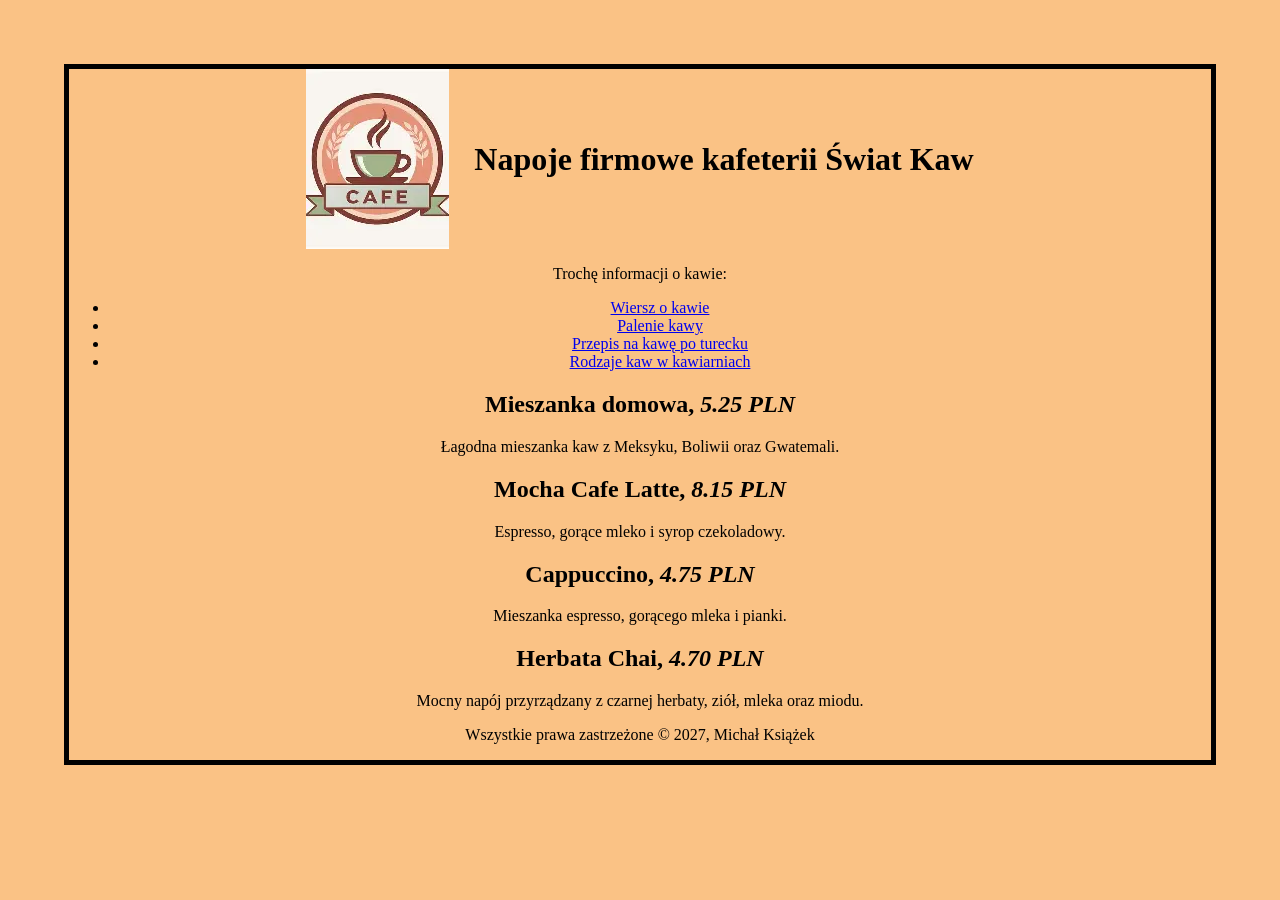
<file: src/projects/lab1-zad1/index.html>
<!DOCTYPE html> 
<html lang="pl-PL"> 
<head> 
    <title>Kafeteria Świat Kaw</title> 
    <meta charset="utf-8" /> 
    <style> 
        body { 
            background: rgb(250, 194, 133); 
            margin-top: 5%; 
            margin-right: 5%; 
            margin-bottom: 5%; 
            margin-left: 5%; 
            border-color: black; 
            border-style: solid; 
            border-width: 5px; 
            text-align: center; 
            font-family: cursive; 
        } 

        .flex { 
            display: flex; 
            flex-direction: row-reverse;
            gap: 25px;
            align-items: center;
            justify-content: center; 
        }
    </style>
</head> 
<body> 

    <header>
        <div class="flex">
            <h1>Napoje firmowe kafeterii Świat Kaw</h1> 
            <img src="najlepszakawa_1.jpg" alt="logo kafeterii Świat kaw" /> 
        </div>
        <p>Trochę informacji o kawie:</p>
        <nav>
            <ul>
                <li><a href="wiersz.html" title="Przeczytaj wiersz">Wiersz o kawie</a></li>
                <li><a href="listy/palenie.html" title="Jak to się robi?">Palenie kawy</a></li>
                <li><a href="listy/przepis.html" title="Zobacz przepis!">Przepis na kawę po turecku</a></li>
                <li><a href="listy/rodzaje.html" title="Podział kaw">Rodzaje kaw w kawiarniach</a></li>
            </ul>
        </nav>
    </header>

    <h2>Mieszanka domowa, <em>5.25 PLN</em></h2> 
    <p>Łagodna mieszanka kaw z Meksyku, Boliwii oraz Gwatemali.</p>

    <h2>Mocha Cafe Latte, <em>8.15 PLN</em></h2> 
    <p>Espresso, gorące mleko i syrop czekoladowy.</p> 

    <h2>Cappuccino, <em>4.75 PLN</em></h2> 
    <p>Mieszanka espresso, gorącego mleka i pianki.</p> 

    <h2>Herbata Chai, <em>4.70 PLN</em></h2> 
    <p>Mocny napój przyrządzany z czarnej herbaty, ziół, mleka oraz miodu.</p> 

    <footer>
        <p>Wszystkie prawa zastrzeżone &#169; 2027, Michał Książek</p>
    </footer>

</body> 
</html>
</file>
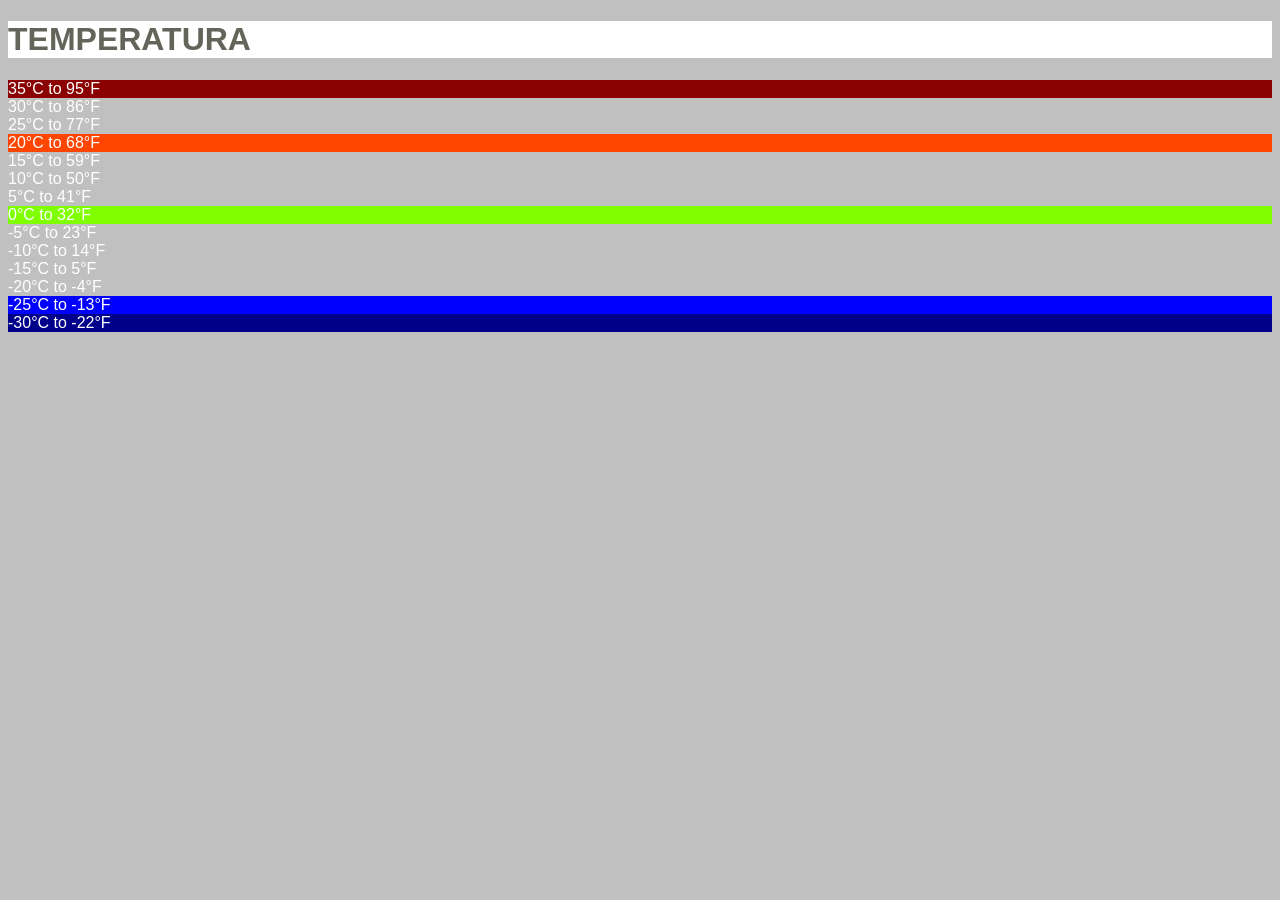
<file: src/projects/lab2-zad1/index.html>
<!DOCTYPE html>
<html lang="pl">
<head>
    <meta charset="UTF-8">
    <meta name="viewport" content="width=device-width, initial-scale=1.0">
    <title>Temperatura</title>
    <link rel="stylesheet" href="style.css">
</head>
<body>
    <h1>TEMPERATURA</h1>
    <p class="trzynascie">35°C to 95°F</p>
    <p class="dwanascie">30°C to 86°F</p>
    <p class="jedynascie">25°C to 77°F</p>
    <p class="dziesiec">20°C to 68°F</p>
    <p class="dziewiec">15°C to 59°F</p>
    <p class="osiem">10°C to 50°F</p>
    <p class="siedem">5°C to 41°F</p>
    <p class="szesc">0°C to 32°F</p>
    <p class="piec">-5°C to 23°F</p>
    <p class="cztery">-10°C to 14°F</p>
    <p class="trzy">-15°C to 5°F</p>
    <p class="dwa">-20°C to -4°F</p>
    <p class="jeden">-25°C to -13°F</p>
    <p class="zero">-30°C to -22°F</p>
</body>
</html>
</file>
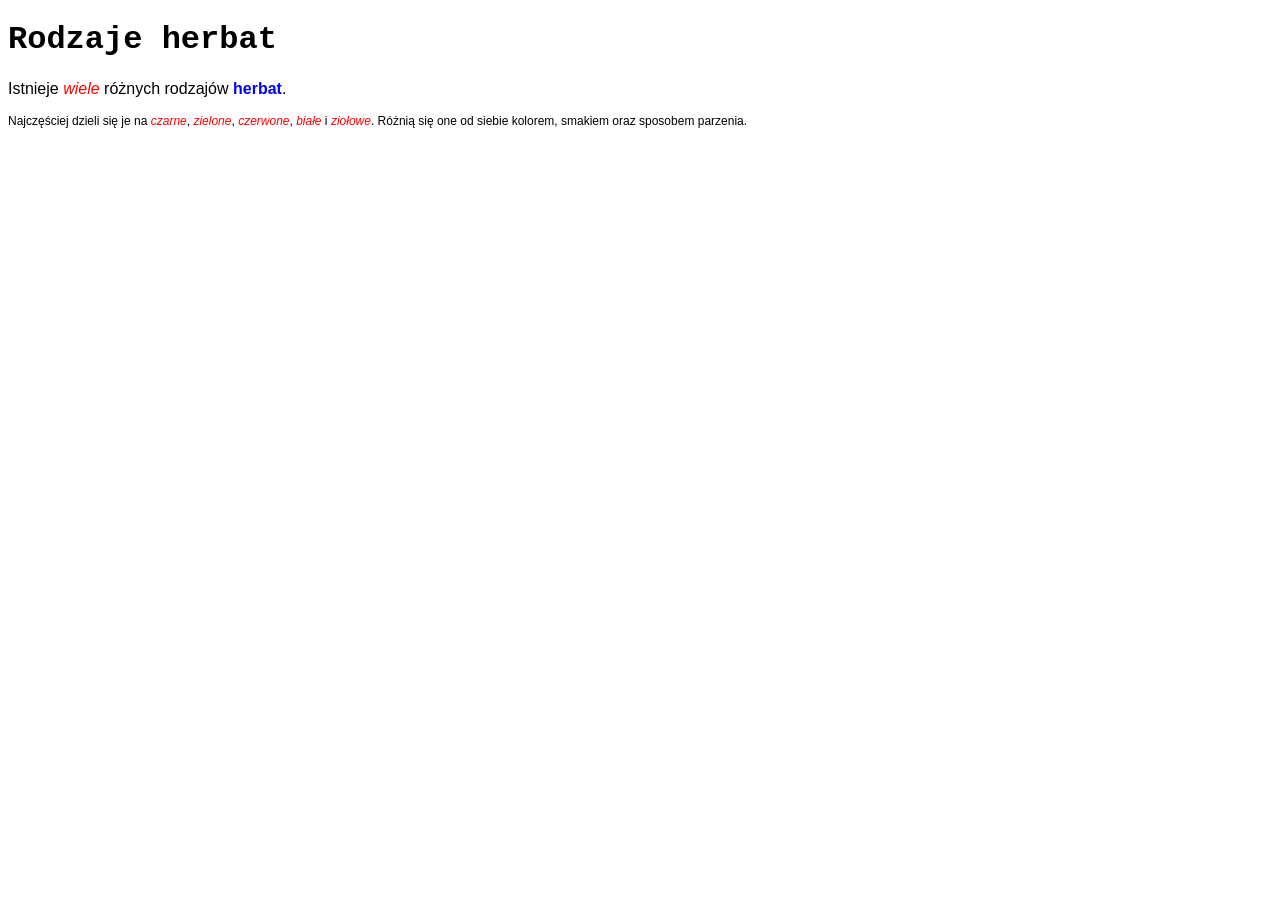
<file: src/projects/lab2-zad2/index.html>
<!DOCTYPE html>
<html lang="pl">
<head>
    <meta charset="UTF-8">
    <meta name="viewport" content="width=device-width, initial-scale=1.0">
    <title> Herbaty </title>
    <link rel="stylesheet" href="style.css">
</head>
<body>
    <h1>Rodzaje herbat</h1>
    <p id="intro">
        Istnieje <i>wiele</i> różnych rodzajów <b>herbat</b>.
    </p>
    <p>
        Najczęściej dzieli się je na <i>czarne</i>, 
        <i>zielone</i>, 
        <i>czerwone</i>,
        <i>białe</i> i <i>ziołowe</i>. 
        Różnią się one od siebie kolorem, smakiem oraz sposobem parzenia.
    </p>
</body>
</html>
</file>
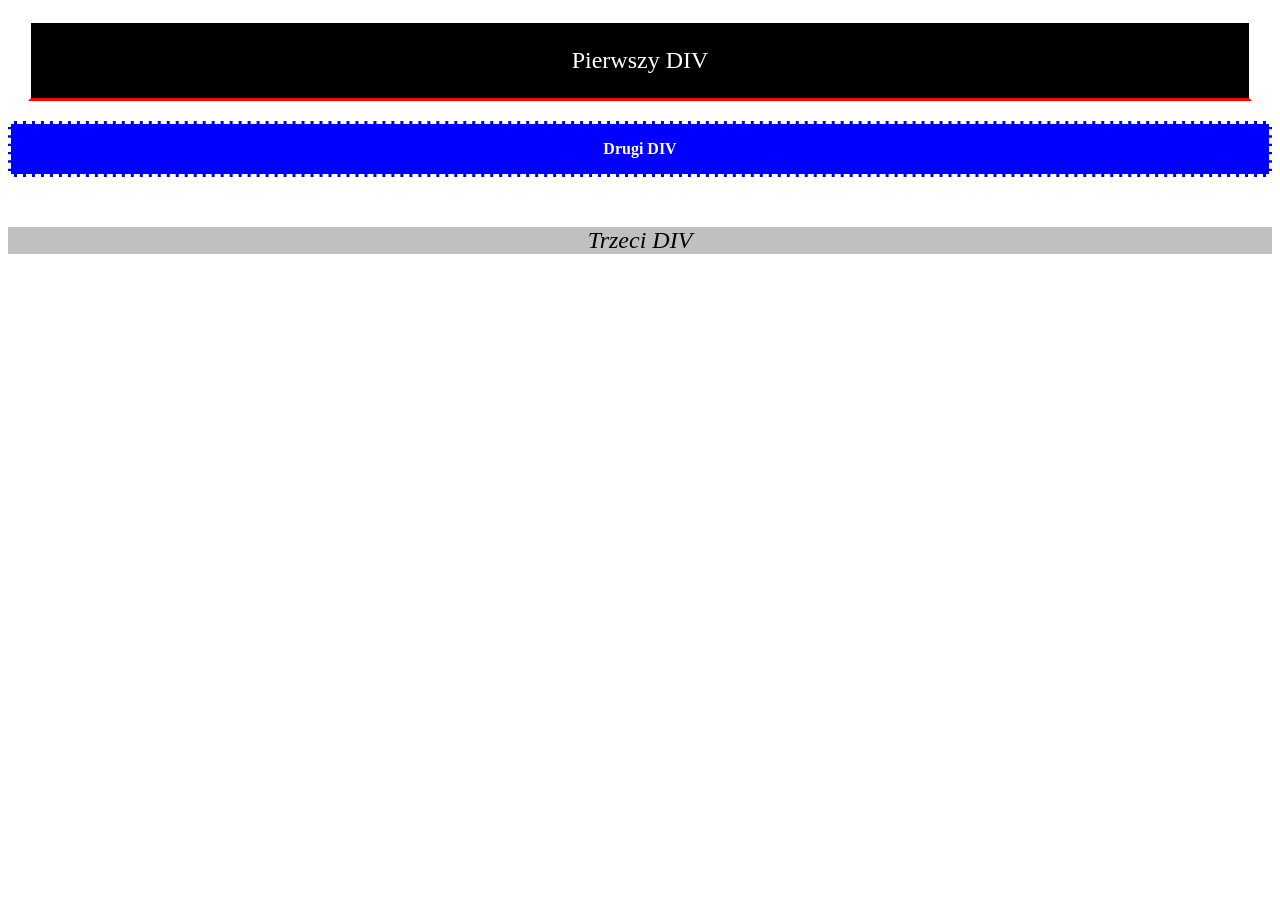
<file: src/projects/lab2-zad3/index.html>
<!DOCTYPE html>
<html lang="pl">
<head>
    <meta charset="UTF-8">
    <meta name="viewport" content="width=device-width, initial-scale=1.0">
    <title>Jak zmienić wygląd div za pomocą CSS</title>
    <style type="text/css">
        body {
            background: white;
        }

        div { 
            text-align: center; 
        }

        .wazne { 
            font-size: 150%; 
        }

        #pierwszy {
            background-color: Black;
            color: White;
            border-style: solid;
            border-bottom-color: Red;
            margin:20px;
        }
        
        #drugi {
            display: block;
            background-color: Blue;
            color: White;
            font-weight: bold;
            border-style: dashed; 
        }
        
        #trzeci {
            margin-top: 50px;
            background-color: Silver;
            font-style: italic;}
    </style>
</head>
<body>
    <div id="pierwszy" class="wazne">
        <p>Pierwszy DIV</p>
    </div>
    <div id="drugi">
        <p>Drugi DIV</p>
    </div>
    <div id="trzeci" class="wazne">
        <p>Trzeci DIV</p>
    </div>
</body>
</html>
</file>
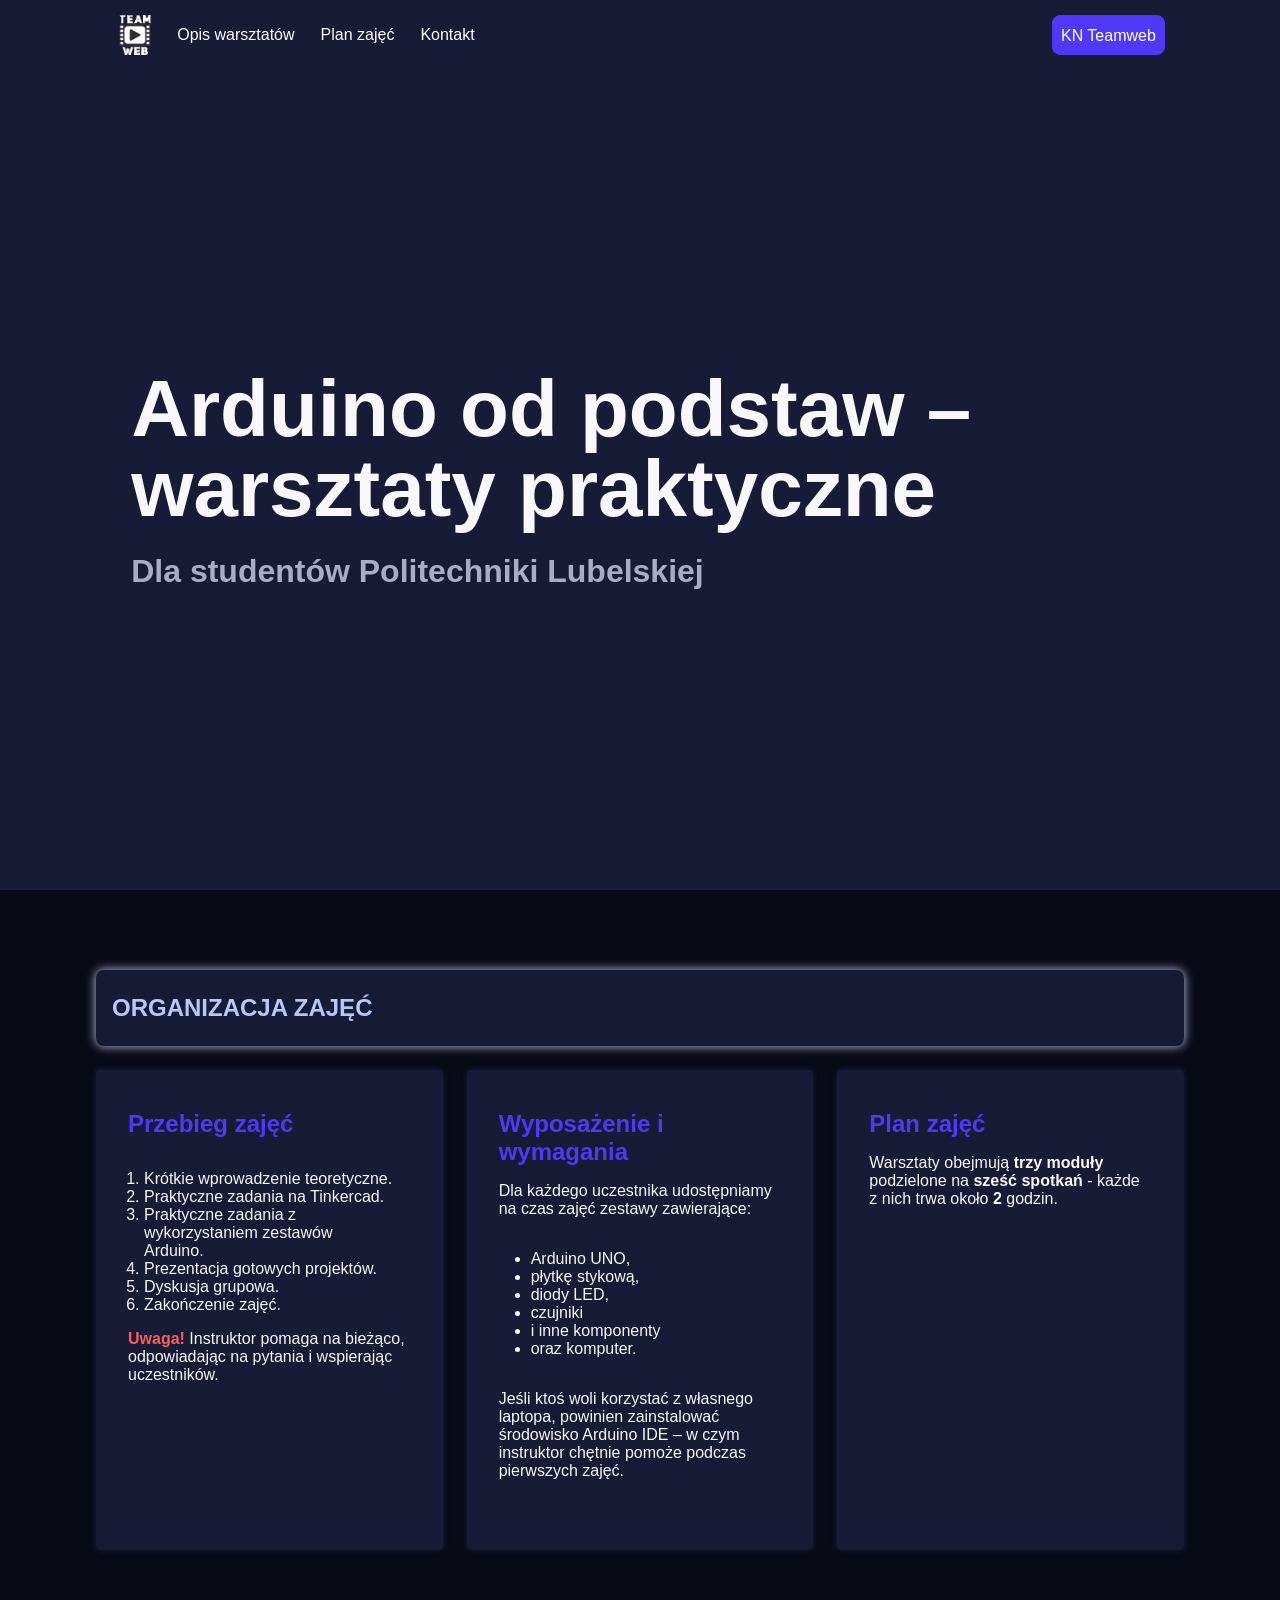
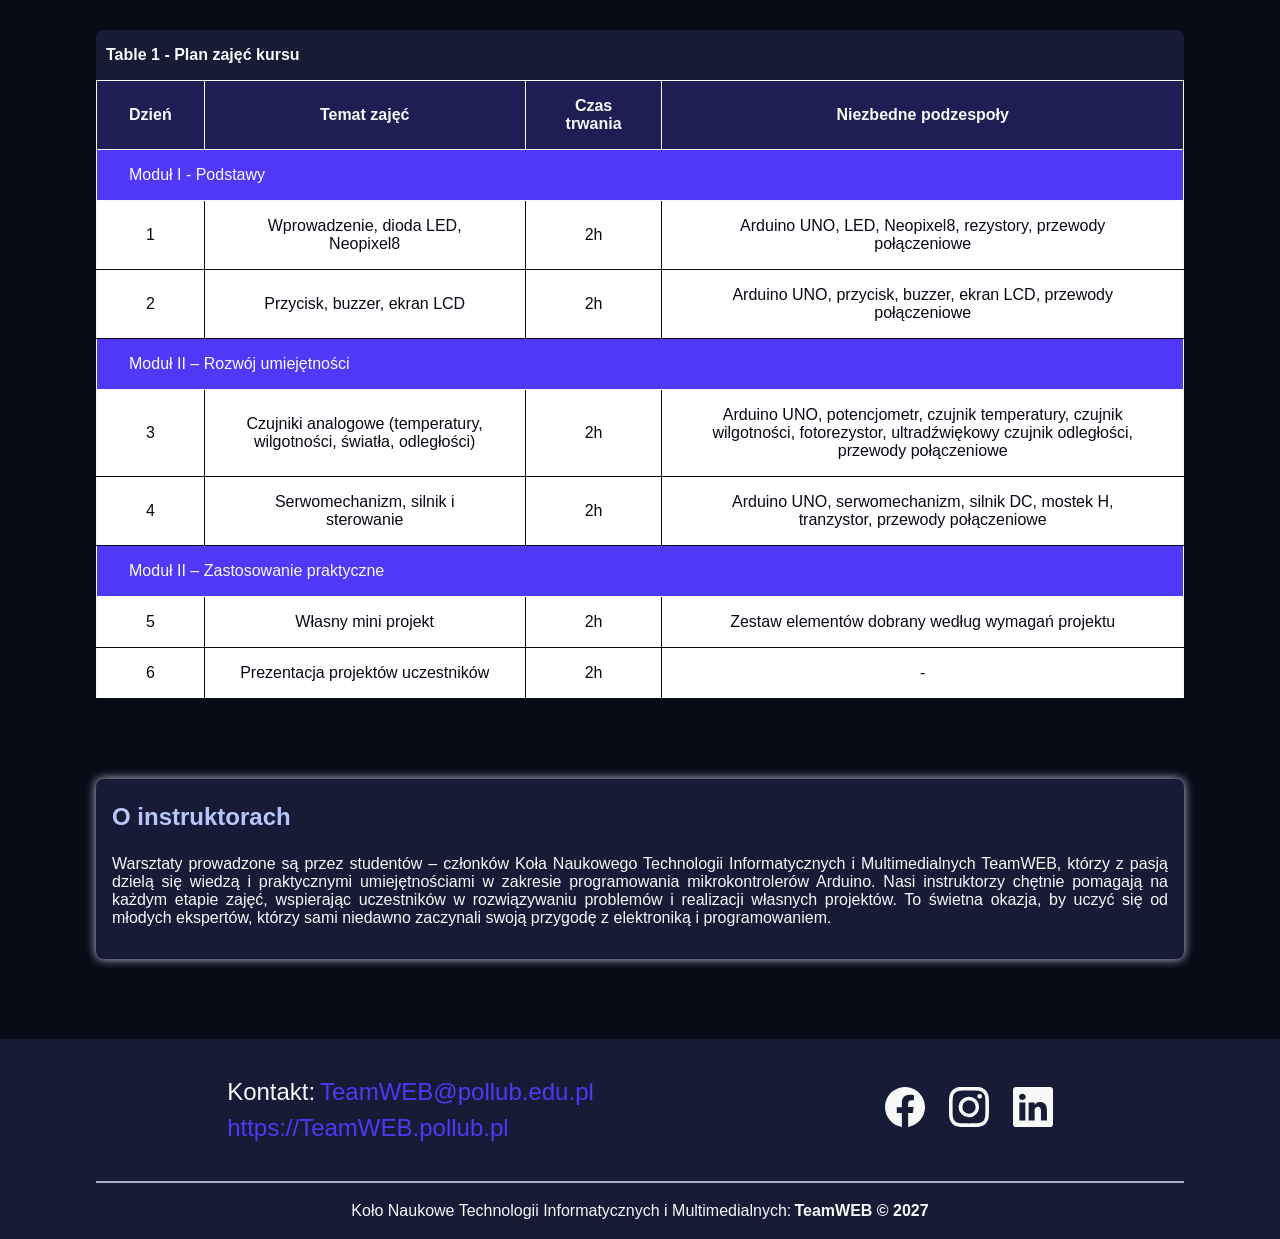
<file: src/projects/lab2-zad4/index.html>
<!-- 
    Dodatkowa uwaga. 
    Strona została zaprojektowania aby nie było języka js w kodzie. Przez co niektóre validatory wyalają warningi badź błędy, że nie możę być button w odsyłączu.  
    Zresztą niektóe validatory css nie potrafią obsługiwać najnowszych funkcji css jak i html
    Kod zawiera zarówno wersje normalną jak i mobilną
    z czego podzielony jest na kilka części

    - Theme: style kolorów któe były brane z: https://www.shadcndesign.com
    - Menu, czyli stylizacja popoveru zaimplementowanego za pomocą atrybutu `popover`, `popovertarget` z czego więcej informacji znajduje się tutaj: https://developer.mozilla.org/en-US/docs/Web/HTML/Reference/Global_attributes/popover
    - Z samego głównego stylu
    - Z responsywności
    - Z głównej struktury
    - Korzysta z svg do tworzenia ikon z tej biblioteki: https://icons.getbootstrap.com

    Jeżęli ze stroną pojawiłyby się problemy, proszę o kontakt
    
    Z poważaniem
    Michał Książek 104566
-->


<!DOCTYPE html>
<html lang="pl">
<head>
    <meta charset="UTF-8">
    <meta name="viewport" content="width=device-width, initial-scale=1.0"> <!-- Wymagane do działania responsywności -->
    <title>Arduino od podstaw – pierwsze kroki z mikrokontrolerami</title>
    
    <!-- Theme -->
    <style>
        :root {
            --background: oklch(0.15 0.026 276.9);
            --foreground: oklch(0.98 0 0);
            --card: oklch(23.302% 0.05032 275.206);
            --card-foreground: oklch(0.98 0 0);
            --popover: oklch(0.18 0.026 276.9);
            --popover-foreground: oklch(0.98 0 0);
            --primary: oklch(0.51 0.262 276.9);
            --primary-foreground: oklch(1 0 0);
            --secondary: oklch(0.59 0.262 276.9 / 0.25);
            --secondary-foreground: oklch(0.9 0.25 276.9);
            --muted: oklch(0.25 0.018 276.9);
            --muted-foreground: oklch(0.75 0.039 276.9);
            --accent: oklch(0.38 0.026 276.9);
            --accent-foreground: oklch(0.98 0 0);
            --destructive: oklch(0.69 0.2 23.9);
            --destructive-foreground: oklch(0 0 0);
            --border: oklch(0.29 0.018 276.9);
            --input: oklch(0.29 0.018 276.9);
            --ring: oklch(0.59 0.262 276.9);
            --chart-1: oklch(0.35 0.25 276.9);
            --chart-2: oklch(0.55 0.22 276.9);
            --chart-3: oklch(0.75 0.18 276.9);
            --chart-4: oklch(0.9 0.15 276.9);
            --chart-5: oklch(0.99 0.11 276.9);
            --sidebar: oklch(0.11 0.018 276.9);
            --sidebar-foreground: oklch(0.98 0 0);
            --sidebar-primary: oklch(1 0 0);
            --sidebar-primary-foreground: oklch(0.2 0.018 276.9);
            --sidebar-accent: oklch(0.24 0.018 276.9);
            --sidebar-accent-foreground: oklch(0.98 0 0);
            --sidebar-border: oklch(0.28 0.018 276.9);
            --sidebar-ring: oklch(0.59 0.262 276.9);
            --shadow-2xs: 0 1px 3px 0 hsl(0 0% 0% / 0.05);
            --shadow-xs: 0 1px 3px 0 hsl(0 0% 0% / 0.05);
            --shadow-sm: 0 1px 3px 0 hsl(0 0% 0% / 0.1), 0 1px 2px -1px hsl(0 0% 0% / 0.1);
            --shadow-md: 0 1px 3px 0 hsl(0 0% 0% / 0.1), 0 2px 4px -1px hsl(0 0% 0% / 0.1);
            --shadow-lg: 0 1px 3px 0 hsl(0 0% 0% / 0.1), 0 4px 6px -1px hsl(0 0% 0% / 0.1);
            --shadow-xl: 0 1px 3px 0 hsl(0 0% 0% / 0.1), 0 8px 10px -1px hsl(0 0% 0% / 0.1);
            --shadow-2xl: 0 1px 3px 0 hsl(0 0% 0% / 0.25);
            --radius: 0.5rem;
        }
    </style>

    <!-- Popover  -->
    <style>
        #menu {
            margin: 0;
            margin-top: 0.4rem;
            inset: auto;
            position-area: bottom; /* Wymagane jest to aby popover ustawiał się pod przyciskiem. UWAGA! nie każda przegląarka to obsługuje   */
            background-color: var(--popover);
        }

        #menu ul {
            display: grid;
            grid-template-columns:  1fr;
            gap: 0.4rem;
            padding: 0.4rem;
        }

        #menu li a {
            display: block;
            height: 40px;
            text-align: center;
            line-height: 40px;
            color: var(--popover-foreground);
            padding-inline: 0.5rem;
            text-decoration: none;
            border-radius: var(--radius);
        }

         #menu li a button {
            color: inherit;
            width: 100%;
            background-color: transparent;
            border: none;
            outline: none;
            font-size: inherit;
         }
        
    </style>

    <!-- Main style -->
    <style>
        * {
            padding: 0;
            margin: 0;
            box-sizing: border-box;
            font-family: Inter, sans-serif;
        }

        html {
            scroll-behavior: smooth; /* Płynna animacja paska, to głównie po to aby płynnie przechodziło do odpowiedniej sekcji, a nie szarpało */
        }

        body {
            background-color: var(--background);  
            max-width: 85%;
            margin-inline: auto;
        }

        /* Navigation */
        .nav {
            height: 70px;
            background-color: var(--card);
            display: flex;
            padding-inline: 1.2rem;
            align-items: center;
            gap: 14px;
            width: 100%;
            margin-inline: auto;
            box-shadow: 0 0 0 100vmax var(--card);
            clip-path: inset(0 -100vmax);
        }
        
       .nav img {
            width: 40px !important;
        }
    
        .nav .desktop {
            display: flex;
            gap: 10px;
            flex: 1;
        }
                
        .nav .desktop li {
            list-style-type: none;
            
        }        
                   
        
        .nav .desktop li a {  
            display: block;
            height: 40px;
            text-align: center;
            line-height: 40px;
            transition: 0.2s;
            color: var(--primary-foreground);
            padding-inline: 0.5rem;
            text-decoration: none;
            border-radius: var(--radius);
        }
        
        .nav .desktop li a:hover {
            background-color: var(--primary);
        }

        .nav .desktop li:last-child {
            margin-left: auto;
        }

        .nav .desktop li:last-child a {
            background: var(--primary);
            border-radius: 0.5rem;
            border: 1px solid var(--primary);
            transition: 0.2s;
        }

        .nav .desktop li:last-child a:hover {
            border-color: var(--primary-foreground); 
            background-color: var(--background);
        }

        .nav .mobile {
            display: none;
            margin-left: auto;
        }

        .nav .mobile button svg {
            width: 20px;
            height: 20px;
            color: var(--card)
        }

        .nav .mobile button {
            outline: none;
            background-color: var(--card-foreground);
            width: 30px;
            height: 30px;
            display: flex;
            justify-content: center;
            align-items: center;
            border: 1px solid var(--card-foreground);
            border-radius: 0.25rem;
        }

        .nav .mobile button:is(:hover, :focus) {
            background-color: var(--popover);
            cursor: pointer;
        }

        .nav .mobile button:is(:hover, :focus) svg {
            color: var(--popover-foreground)
        }

        /* Hero section */
        header .content {
            display: flex;
            width: 100%;
            justify-content:space-between;
            align-items: center;
            height: 100%;
            min-height: calc(100vh - 5rem);
            padding-block: 2rem;
        }

        header .content .text {
            background: var(--card);
            color: var(--card-foreground);
            border-radius: var(--radius);
            box-shadow: 0px 0px 10px 1px var(--muted-foreground);
            width: min(50%, 55rem);
            height: 40rem;
            display: flex;
            flex-direction: column;
            justify-content: center;
            padding-inline: 2.2em;
            gap: 2rem;
        }       

        header .content .text h1 {
            font-size: 5rem;
            line-height: 5rem;
        }

        header .content .text h2 {
            color: var(--muted-foreground);
            font-size: 2rem;
            line-height: 2rem;
        }

        header .content img {
            width: 40rem;
        }
               
        /* Footer */
        footer {
            height: 200px;
            color: var(--card-foreground);
            background-color: var(--card);

            /* TO powoduje ze tło dopełnia się do końća strony mimo ze sama szerokość jest sztywno ustawiona */
            box-shadow: 0 0 0 100vmax var(--card);
            clip-path: inset(0 -100vmax);
            /* =============================== */

            display: flex;
                flex-direction: column;
                justify-content: space-between;
        }

        footer .page {
            display: flex;
            height: 180px;
            align-items: center;
            width: 100%;
            justify-content: space-around;
            gap: 1.2em;
            font-size: 1.5em;
        }

        footer .page .email {
            display: flex;
            align-items: center;
            gap: 0.2em;
            
        }

        footer .page a {
            color: var(--primary);
            text-decoration: none;
        }

        footer .contact {
            display: flex;
            flex-direction: column;
            gap: 0.5rem;
        }

        footer .links {
            display: flex;
            gap: 1.5rem;
            align-items: center;
        }

        footer .links a {
            color: var(--card-foreground);
            text-decoration: none;
           
        }

        footer .links a svg {
            width: 40px;
            height: 40px;
        }

        footer .links a:hover svg {
            fill: var(--primary)
        }

         footer .other {
            border-top: 2px solid var(--muted-foreground);
            padding-block: 1.2em;
            display: flex; 
            justify-content: center;
            gap: 0.2rem;
         }

        footer .other div:nth-child(2) {
            font-weight: 700;
        }
            
        /* Organization */
        .organization {
           width: 100%;
           margin-inline: auto;
            color: var(--card-foreground);
            margin-block: 5rem;

        }

        .title {
            margin-bottom: 1.5rem;
            box-shadow: 0px 0px 10px 1px var(--muted-foreground);
            border-radius: var(--radius);
            background-color: var(--card);
            color: var(--secondary-foreground);
            padding: 1.5rem 1rem;
         }

        .organization article {
            background: var(--card);
            padding: 1.5rem 2rem;
            height: 30rem;
             box-shadow: 0px 0px 5px 1px var(--card);
             border-radius: 0.3em;
        }
        
        .organization .articles {
            display: grid;
            grid-template-columns: repeat(3, minmax(300px, 1fr));
            gap: 1.5rem
        }

        .organization article h2 {
            color: var(--primary);
            padding-block: 1rem;
        }

        .organization article ul {
            padding: 2rem;
        }

        .organization article ol {
            padding: 1rem
        }

        /* Plan zajeć */
        .plan {
            margin-bottom: 5rem;
        }
        
        .plan table {
            border-collapse: collapse;
        }

        .plan table :is(th, td) {
            border:1px solid var(--foreground);
            padding: 1rem 2rem;
            color: var(--foreground);
            text-align: center;
        }

        .plan table th {
            background-color: var(--secondary);
        }

        .plan table .colspan td {
            background-color: var(--primary);
            text-align: left;
        }

        .plan table tr:not(.colspan) td {
            background-color: var(--primary-foreground);
            color: var(--background);
            border-color: var(--background);
        }   

        .plan table tr:not(.colspan) td:first-child {
            border-left-color: var(--foreground);
        }

        .plan table tr:not(.colspan) td:last-child {
            border-right-color: var(--foreground    );
        }

        .plan table caption {
            text-align: left;
            color: var(--foreground);
            background-color: var(--card);
            padding: 1rem 10px;
            border-top-left-radius: 0.5rem;
            border-top-right-radius: 0.5rem;
            font-weight: 700    ;
        }

        /* aside */
        .aside {
            margin-bottom: 5rem;
        }

        .aside span {
            color: var(--card-foreground);
            display: block;
            padding-block: 1.5rem 0.5rem;
            text-align: justify;
        }
    </style>

    

    <!-- Responsive --> 
     <style>
         @media (width <= 1600px) {
             header .content .text  {
                text-align: left;
                margin-top: 0;
                width: 100% !important;
                margin-inline: auto;
                box-shadow: 0 0 0 100vmax var(--card);
                clip-path: inset(0 -100vmax);
                height: calc(100vh - 5rem) !important;
                border-radius: 0;
             }

             .organization {
                margin-top: 5rem;
             }

              header .content {
                margin: 0 !important;
                display: block;
                  padding: 0 !important;
            }

              header .content img {
                display: none;
             }

        }

        @media (width <= 1350px) {
             header .content .text {
                gap: 1.4rem
             }

             header .content .text h2 {
                line-height: 2.5rem;
             }
        }

          @media (width <= 1250px) {
            header .content {
                display: block;
                margin-top: 2rem;
                margin-inline: auto;
            }

           

             header .content .text {
                width: 95%;
                height: 85vh;
                gap:4rem;
                text-align: center;
             }

             header .content .text h1  {
                font-size: 5rem;
                line-height: 6rem;
                
                
             }

              header .content .text h2 {
                line-height: 4.5rem;
                font-size: 3rem;
             }

             

        }

        @media (width <= 1100px) {
            .organization .articles {
                grid-template-columns: repeat(1,1fr);
            }

            .plan {
                overflow-x: scroll;
            }

            .plan table {
                width: 100%;
            }

            .plan :is(td,th) {
                width: 40rem !important;
            }
        }

        @media (width <= 768px) {
             header .content .text  {
                gap: 2rem
            
             }

             header .content .text h1 {
                font-size: 3.5rem;
                line-height: 4rem;
             }

             header .content .text h2 {
                font-size: 2rem;
                line-height: 2.5rem;
             }

             .nav .desktop {
                display: none;
             }

             .nav .mobile {
                display: block;
             }

             footer .page {
                flex-direction: column;
                justify-content: center !important;
             }

             footer {
                height: 300px !important;
                
             }

             footer .other {
                flex-direction: column;
                justify-content: center;
                align-items: center;
                height: 80px;
                gap: 1rem
             }
        }

        @media (width <= 520px) {
           
            
            header .content .text {
                gap: 1rem;
                padding: 0.5rem;
                padding-block: 5rem;
            }

            header .content .text h1 {
                font-size: 2.5rem;
                line-height: 2.5rem;
            }

             header .content .text h2 {
                font-size: 1.5rem;
                line-height: 1.5rem;
             }

             .organization article {
                min-height: 30rem;
                height: auto;
                padding-bottom: 1.5rem;
             }

             footer .contact {
                font-size: 1.2rem;
             }

             footer .other {
                font-size: 0.8rem;
                text-align: center;
                height: 90px;
             }
        }

        @media (width <= 400px) {
            .organization h1 {
                text-align: center;
            }

            .organization article {
                padding: 0.75rem 1.2rem;
                
            }

            .organization article h2 {
                text-align: center 
            }

            .organization article span {
                display: block;
                text-align: justify;
                
            }
        }
     </style>
</head>
<body>
        <header>
            <nav class="nav">
                <img src="logo-teamweb.png" alt="Logo TeamWEB">
                <ul class="desktop">
                    <li><a href="#opis-warsztatow" title="Opis warsztatów">Opis warsztatów</a></li>
                    <li><a href="#plan-zajec" title="Plan zajęć">Plan zajęć</a></li>
                    <li><a href="#kontakt" title="Kontakt">Kontakt</a></li>
                    <li><a href="https://TeamWEB.pollub.pl" target="_blank" title="KN Teamweb">KN Teamweb</a></li>
                </ul>
                <div class="mobile">
                    <button popovertarget="menu">
                        <svg xmlns="http://www.w3.org/2000/svg" width="16" height="16" fill="currentColor" class="bi bi-list" viewBox="0 0 16 16">
                            <path fill-rule="evenodd" d="M2.5 12a.5.5 0 0 1 .5-.5h10a.5.5 0 0 1 0 1H3a.5.5 0 0 1-.5-.5m0-4a.5.5 0 0 1 .5-.5h10a.5.5 0 0 1 0 1H3a.5.5 0 0 1-.5-.5m0-4a.5.5 0 0 1 .5-.5h10a.5.5 0 0 1 0 1H3a.5.5 0 0 1-.5-.5"/>
                        </svg>
                    </button>
                    <div popover="hint" id="menu">
                        <ul>
                            <li><a href="#opis-warsztatow" title="Opis warsztatów"><button popovertarget="menu">Opis warsztatów</button></a></li>
                            <li><a href="#plan-zajec" title="Plan zajęć"><button popovertarget="menu">Plan zajęć</button></a></li>
                            <li><a href="#kontakt" title="Kontakt"><button popovertarget="menu">Kontakt</button></a></li>
                            <li><a href="https://TeamWEB.pollub.pl" target="_blank" title="KN Teamweb"><button popovertarget="menu">KN Teamweb</button></a></li>
                        </ul>
                    </div>
                 </div>
            </nav>
           
            <div class="content">
                <div class="text">
                    <h1>Arduino od podstaw – warsztaty praktyczne</h1>
                    <h2>Dla studentów Politechniki Lubelskiej</h2>
        
                </div>
                <img src="logo.png" alt="Logo Politechniki Lubelskiej">
            </div>
        </header>
        <main>
            <section class="organization" id="opis-warsztatow">
                <h1 class="title">ORGANIZACJA ZAJĘĆ</h1>
                <div class="articles">
                    <article>
                        <h2>Przebieg zajęć</h2>
                        <ol>
                            <li>Krótkie wprowadzenie teoretyczne.</li>
                            <li>Praktyczne zadania na Tinkercad.</li>
                            <li>Praktyczne zadania z wykorzystaniem zestawów Arduino.</li>
                            <li>Prezentacja gotowych projektów.</li>
                            <li>Dyskusja grupowa.</li>
                            <li>Zakończenie zajęć.</li>
                        </ol>
    
                        <span><strong style="color: var(--destructive)">Uwaga!</strong> Instruktor pomaga na bieżąco, odpowiadając na pytania i wspierając uczestników.</span>
                    </article>
                    <article>
                        <h2>Wyposażenie i wymagania</h2>
                        <span>Dla każdego uczestnika udostępniamy na czas zajęć zestawy zawierające:</span>
                        <ul>
                            <li>Arduino UNO,</li>
                            <li>płytkę stykową,</li>
                            <li>diody LED,</li>
                            <li>czujniki</li>
                            <li>i inne komponenty</li>
                            <li>oraz komputer.</li>
                        </ul>
                        <span>Jeśli ktoś woli korzystać z własnego laptopa, powinien zainstalować środowisko Arduino IDE – w czym instruktor chętnie pomoże podczas pierwszych zajęć.</span>
                    </article>
                    <article>
                        <h2>Plan zajęć</h2>
                        <span>Warsztaty obejmują <strong>trzy moduły</strong> podzielone na <strong>sześć spotkań</strong> - każde z nich trwa około <strong>2</strong> godzin.</span>
                    </article>
                </div>
            </section>
            <section class="plan" id="plan-zajec">
                <table>
                       <caption align="top">
                        Table 1 - Plan zajęć kursu
                    </caption>
                    <thead>
                        <tr>
                            <th>Dzień</th>
                            <th>Temat zajęć</th>
                            <th>Czas trwania</th>
                            <th>Niezbedne podzespoły</th>
                        </tr>
                    </thead>
                    <tbody>
                        <tr class="colspan">
                            <td colspan="4">
                                Moduł I - Podstawy
                            </td>
                        </tr>
                        <tr>
                            <td>1</td>
                            <td>Wprowadzenie, dioda LED, Neopixel8</td>
                            <td>2h</td>
                            <td>Arduino UNO, LED, Neopixel8, rezystory, przewody połączeniowe</td>
                        </tr>
                        <tr>
                            <td>2</td>
                            <td>Przycisk, buzzer, ekran LCD</td>
                            <td>2h</td>
                            <td>Arduino UNO, przycisk, buzzer, ekran LCD, przewody połączeniowe</td>
                        </tr>
                        <tr class="colspan">
                            <td colspan="4">Moduł II – Rozwój umiejętności</td>
                        </tr>
                        <tr>
                            <td>3</td>
                            <td>Czujniki analogowe (temperatury, wilgotności, światła, odległości)</td>
                            <td>2h</td>
                            <td>Arduino UNO, potencjometr, czujnik temperatury, czujnik wilgotności, fotorezystor, ultradźwiękowy czujnik odległości, przewody połączeniowe</td>
                        </tr>
                        <tr>
                            <td>4</td>
                            <td>Serwomechanizm, silnik i sterowanie</td>
                            <td>2h</td>
                            <td>Arduino UNO, serwomechanizm, silnik DC, mostek H, tranzystor, przewody połączeniowe</td>
                        </tr>
                        <tr class="colspan">
                            <td colspan="4">Moduł II – Zastosowanie praktyczne</td>
                        </tr>
                        <tr>
                            <td>5</td>
                            <td>Własny mini projekt</td>
                            <td>2h</td>
                            <td>Zestaw elementów dobrany według wymagań projektu</td>
                        </tr>
                        <tr>
                            <td>6</td>
                            <td>Prezentacja projektów uczestników</td>
                            <td>2h</td>
                            <td>-</td>
                        </tr>
                    </tbody>
                 
                </table>
            </section>
            <aside class="title aside">
                <h1>O instruktorach</h1>
                <span>Warsztaty prowadzone są przez studentów – członków Koła Naukowego Technologii Informatycznych i Multimedialnych TeamWEB, którzy z pasją dzielą się wiedzą i praktycznymi umiejętnościami w zakresie programowania mikrokontrolerów Arduino. Nasi instruktorzy chętnie pomagają na każdym etapie zajęć, wspierając uczestników w rozwiązywaniu problemów i realizacji własnych projektów. To świetna okazja, by uczyć się od młodych ekspertów, którzy sami niedawno zaczynali swoją przygodę z elektroniką i programowaniem.</span>
            </aside>
        </main>
        <footer id="kontakt">
            <div class="page">
                <div class="contact">
                    <div class="email">
                        Kontakt: 
                        <a href="mailto:TeamWEB@pollub.edu.pl" target="_blank" title="Email Teamweb">TeamWEB@pollub.edu.pl</a>
                    </div>
                    <div class="web">
                        <a href=" https://TeamWEB.pollub.pl" target="_blank"  title="KN Teamweb">https://TeamWEB.pollub.pl</a>
                    </div>
                </div>
               <div class="links">
                <a href="https://www.facebook.com/KNTeamWEB " target="_blank" title="Facebook">
                    <svg xmlns="http://www.w3.org/2000/svg" width="32" height="32" fill="currentColor" class="bi bi-facebook" viewBox="0 0 16 16">
                        <path d="M16 8.049c0-4.446-3.582-8.05-8-8.05C3.58 0-.002 3.603-.002 8.05c0 4.017 2.926 7.347 6.75 7.951v-5.625h-2.03V8.05H6.75V6.275c0-2.017 1.195-3.131 3.022-3.131.876 0 1.791.157 1.791.157v1.98h-1.009c-.993 0-1.303.621-1.303 1.258v1.51h2.218l-.354 2.326H9.25V16c3.824-.604 6.75-3.934 6.75-7.951"/>
                    </svg>
                </a>
                <a href="https://www.instagram.com/knteamweb/ " target="_blank" title="Instagram">
                    <svg xmlns="http://www.w3.org/2000/svg" width="32" height="32" fill="currentColor" class="bi bi-instagram" viewBox="0 0 16 16">
                        <path d="M8 0C5.829 0 5.556.01 4.703.048 3.85.088 3.269.222 2.76.42a3.9 3.9 0 0 0-1.417.923A3.9 3.9 0 0 0 .42 2.76C.222 3.268.087 3.85.048 4.7.01 5.555 0 5.827 0 8.001c0 2.172.01 2.444.048 3.297.04.852.174 1.433.372 1.942.205.526.478.972.923 1.417.444.445.89.719 1.416.923.51.198 1.09.333 1.942.372C5.555 15.99 5.827 16 8 16s2.444-.01 3.298-.048c.851-.04 1.434-.174 1.943-.372a3.9 3.9 0 0 0 1.416-.923c.445-.445.718-.891.923-1.417.197-.509.332-1.09.372-1.942C15.99 10.445 16 10.173 16 8s-.01-2.445-.048-3.299c-.04-.851-.175-1.433-.372-1.941a3.9 3.9 0 0 0-.923-1.417A3.9 3.9 0 0 0 13.24.42c-.51-.198-1.092-.333-1.943-.372C10.443.01 10.172 0 7.998 0zm-.717 1.442h.718c2.136 0 2.389.007 3.232.046.78.035 1.204.166 1.486.275.373.145.64.319.92.599s.453.546.598.92c.11.281.24.705.275 1.485.039.843.047 1.096.047 3.231s-.008 2.389-.047 3.232c-.035.78-.166 1.203-.275 1.485a2.5 2.5 0 0 1-.599.919c-.28.28-.546.453-.92.598-.28.11-.704.24-1.485.276-.843.038-1.096.047-3.232.047s-2.39-.009-3.233-.047c-.78-.036-1.203-.166-1.485-.276a2.5 2.5 0 0 1-.92-.598 2.5 2.5 0 0 1-.6-.92c-.109-.281-.24-.705-.275-1.485-.038-.843-.046-1.096-.046-3.233s.008-2.388.046-3.231c.036-.78.166-1.204.276-1.486.145-.373.319-.64.599-.92s.546-.453.92-.598c.282-.11.705-.24 1.485-.276.738-.034 1.024-.044 2.515-.045zm4.988 1.328a.96.96 0 1 0 0 1.92.96.96 0 0 0 0-1.92m-4.27 1.122a4.109 4.109 0 1 0 0 8.217 4.109 4.109 0 0 0 0-8.217m0 1.441a2.667 2.667 0 1 1 0 5.334 2.667 2.667 0 0 1 0-5.334"/>
                    </svg>
                </a>
                <a href="https://www.linkedin.com/company/knteamweb/" target="_blank" title="LinkedIn">
                    <svg xmlns="http://www.w3.org/2000/svg" width="32" height="32" fill="currentColor" class="bi bi-linkedin" viewBox="0 0 16 16">
                         <path d="M0 1.146C0 .513.526 0 1.175 0h13.65C15.474 0 16 .513 16 1.146v13.708c0 .633-.526 1.146-1.175 1.146H1.175C.526 16 0 15.487 0 14.854zm4.943 12.248V6.169H2.542v7.225zm-1.2-8.212c.837 0 1.358-.554 1.358-1.248-.015-.709-.52-1.248-1.342-1.248S2.4 3.226 2.4 3.934c0 .694.521 1.248 1.327 1.248zm4.908 8.212V9.359c0-.216.016-.432.08-.586.173-.431.568-.878 1.232-.878.869 0 1.216.662 1.216 1.634v3.865h2.401V9.25c0-2.22-1.184-3.252-2.764-3.252-1.274 0-1.845.7-2.165 1.193v.025h-.016l.016-.025V6.169h-2.4c.03.678 0 7.225 0 7.225z"/>
                    </svg>
                </a>
               </div>
            </div>
           <div class="other">
               <div> Koło Naukowe Technologii Informatycznych i Multimedialnych:</div>
               <div> TeamWEB &copy; 2027</div>       
           </div>
        </footer>
</body>
</html>
</file>
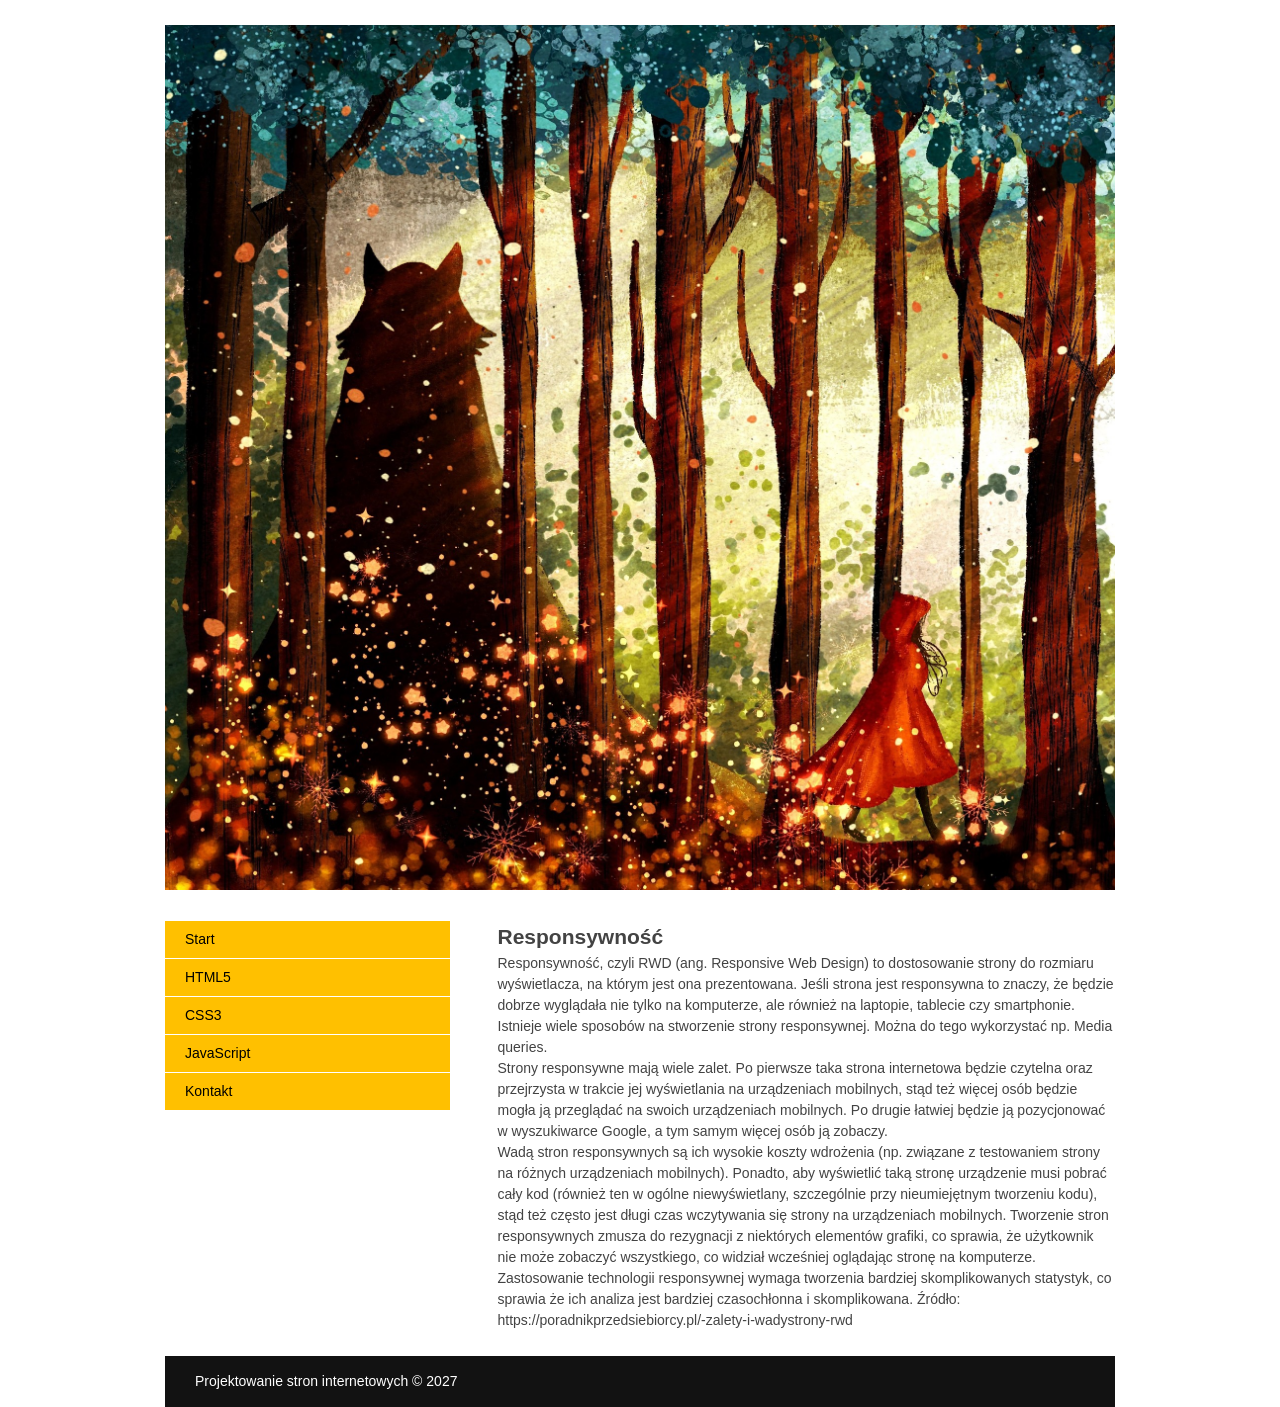
<file: src/projects/lab3-zad2/index.html>
<!DOCTYPE html>
<html lang="pl">
  <head>
    <meta charset="utf-8" />
    <meta name="viewport" content="width=device-width, initial-scale=1,maximum-scale=1"/>
    <title>Responsywność</title>
    <link rel="stylesheet" href="style.css" />
  </head>
  <body>
    <div class="container">
      <!-- header -->
      <header>
        <img src="header.jpg" alt="" />
      </header>
      <!-- sidebar -->
      <aside>
        <nav>
          <ul>
            <li><a href="#">Start</a></li>
            <li><a href="#">HTML5</a></li>
            <li><a href="#">CSS3</a></li>
            <li><a href="#">JavaScript</a></li>
            <li><a href="#">Kontakt</a></li>
          </ul>
        </nav>
      </aside>
      <!-- main -->
      <section id="main">
        <h1>Responsywność</h1>
        <p>
          Responsywność, czyli RWD (ang. Responsive Web Design) to dostosowanie strony do rozmiaru
          wyświetlacza, na którym jest ona prezentowana. Jeśli strona jest responsywna to znaczy, że
          będzie dobrze wyglądała nie tylko na komputerze, ale również na laptopie, tablecie czy
          smartphonie. Istnieje wiele sposobów na stworzenie strony responsywnej. Można do tego
          wykorzystać np. Media queries.<br />
          Strony responsywne mają wiele zalet. Po pierwsze taka strona internetowa będzie czytelna
          oraz przejrzysta w trakcie jej wyświetlania na urządzeniach mobilnych, stąd też więcej
          osób będzie mogła ją przeglądać na swoich urządzeniach mobilnych. Po drugie łatwiej będzie
          ją pozycjonować w wyszukiwarce Google, a tym samym więcej osób ją zobaczy.<br />
          Wadą stron responsywnych są ich wysokie koszty wdrożenia (np. związane z testowaniem
          strony na różnych urządzeniach mobilnych). Ponadto, aby wyświetlić taką stronę urządzenie
          musi pobrać cały kod (również ten w ogólne niewyświetlany, szczególnie przy nieumiejętnym
          tworzeniu kodu), stąd też często jest długi czas wczytywania się strony na urządzeniach
          mobilnych. Tworzenie stron responsywnych zmusza do rezygnacji z niektórych elementów
          grafiki, co sprawia, że użytkownik nie może zobaczyć wszystkiego, co widział wcześniej
          oglądając stronę na komputerze. Zastosowanie technologii responsywnej wymaga tworzenia
          bardziej skomplikowanych statystyk, co sprawia że ich analiza jest bardziej czasochłonna i
          skomplikowana. Źródło: https://poradnikprzedsiebiorcy.pl/-zalety-i-wadystrony-rwd
        </p>
      </section>
      <!-- footer -->
      <footer>
        <p>Projektowanie stron internetowych © 2027</p>
      </footer>
    </div>
  </body>
</html>
</file>
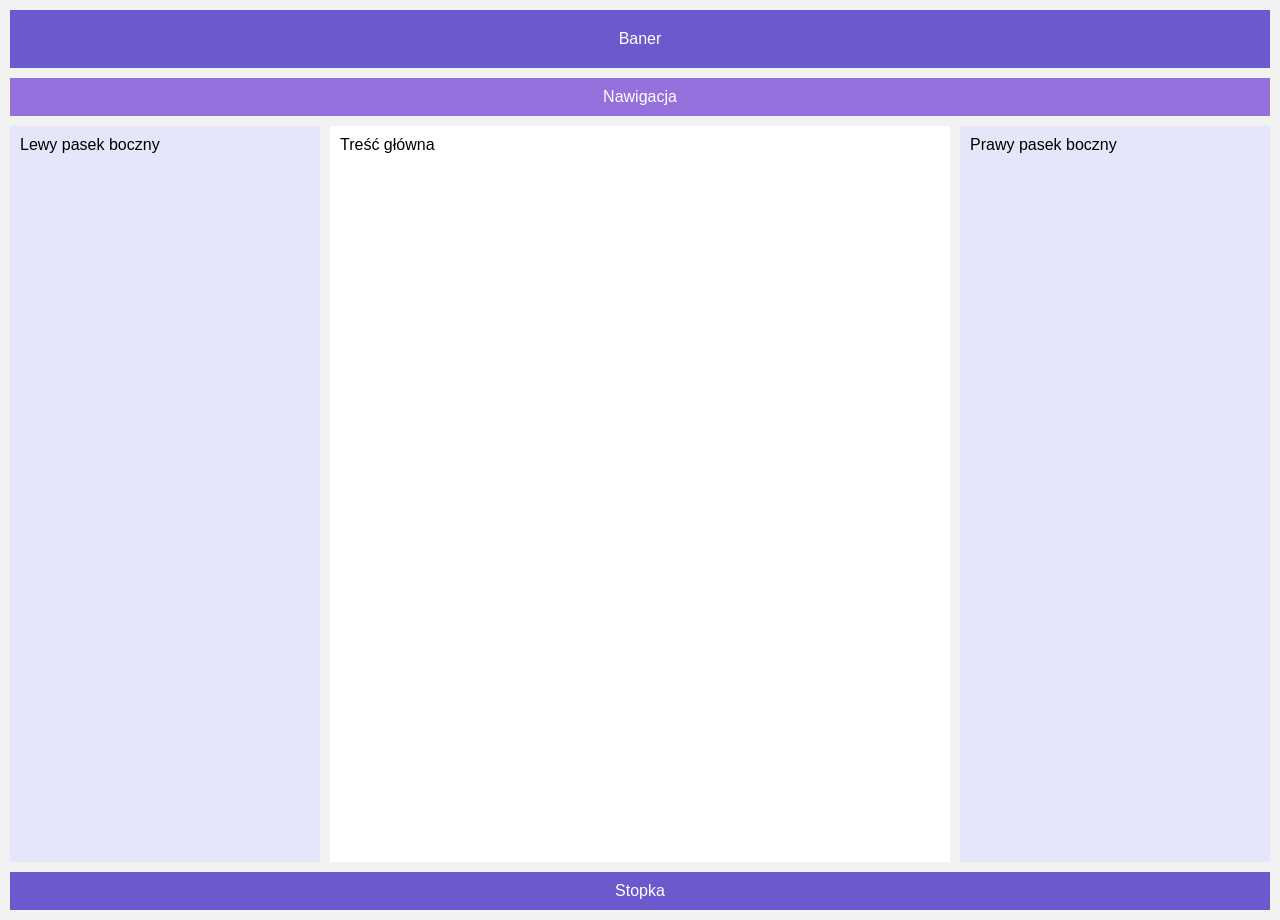
<file: src/projects/lab3-zad4/index.html>
<!doctype html>
<html lang="pl">
  <head>
    <meta charset="UTF-8" />
    <meta name="viewport" content="width=device-width, initial-scale=1.0" />
    <title>Ćwiczenie: CSS Grid</title>
    <link rel="stylesheet" href="style.css" />
  </head>
  <body>
    <div class="container">
      <header>Baner</header>
      <nav>Nawigacja</nav>
      <aside class="left">Lewy pasek boczny</aside>
      <main>Treść główna</main>
      <aside class="right">Prawy pasek boczny</aside>
      <footer>Stopka</footer>
    </div>
  </body>
</html>
</file>
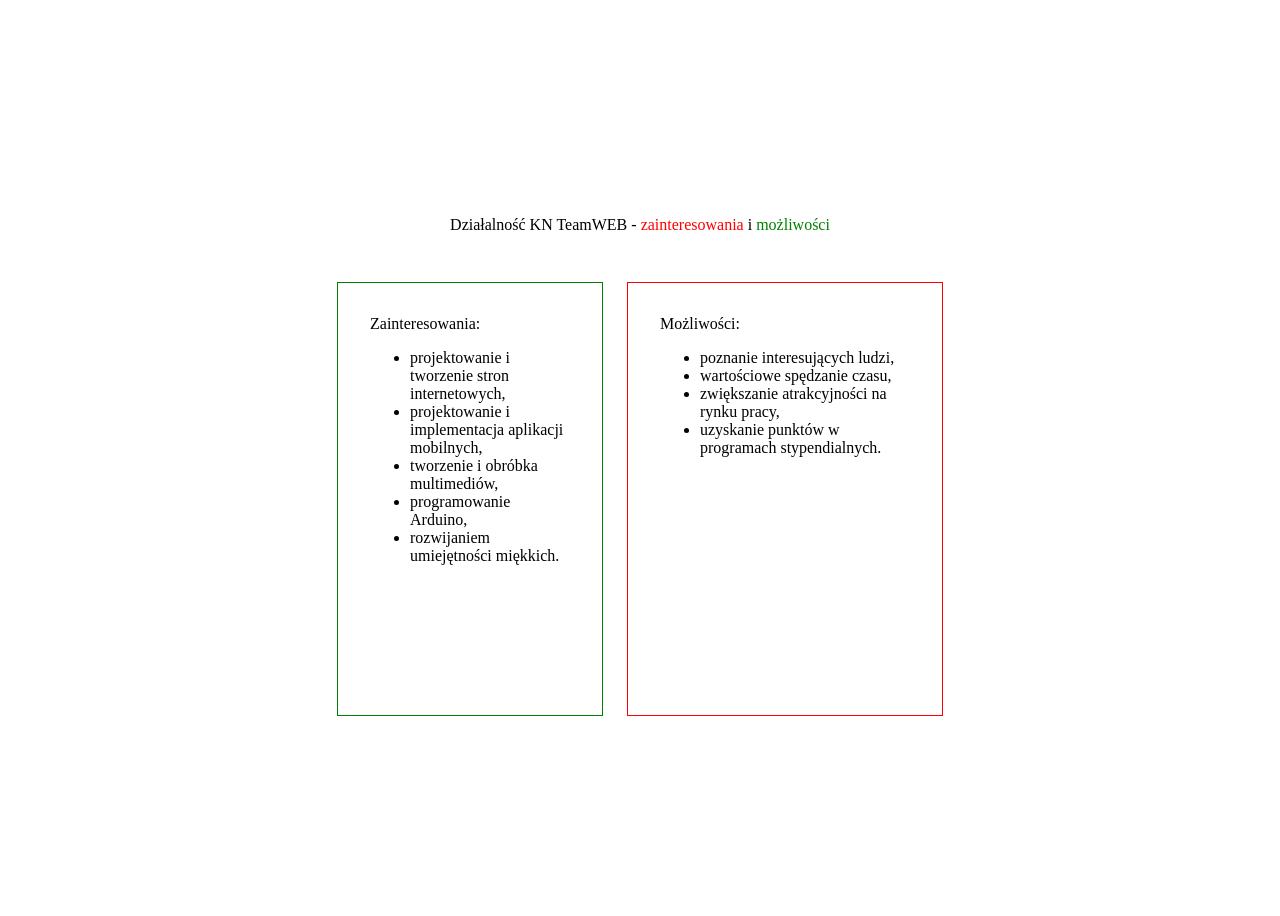
<file: src/projects/lab3-zad5/index.html>
<!DOCTYPE html>
<html lang="pl">
  <head>
    <meta charset="utf-8" />
    <title>Działalność KN TeamWEB</title>
    <style>
    body {
        background-color: white;
        display: flex;
        min-height: 100vh;
        justify-content: center;
        flex-direction: column;
        align-items: center;
    }

    .text {
        text-align: center;
    }

    .boxs {
        display: flex;
        justify-content: center;
        gap: 1.5rem;
        margin-top: 2rem;
    }

    .boxs > div {
        min-height: 400px;
        padding: 1rem 2rem;
    }

      #spanZ {
        color: Red;
      }
      #spanM {
        color: Green;
      }
      #divZ {
        border: 1px solid green;
        width: 200px;
        height: auto;
      }
      #divM {
        border: 1px solid red;
        width: 250px;
        height: auto;
      }
    </style>
  </head>
  <body>
    <p class="text">
      Działalność KN TeamWEB - <span id="spanZ">zainteresowania</span> i
      <span id="spanM">możliwości</span>
    </p>

    <div class="boxs">
        <div id="divZ">
          <p>Zainteresowania:</p>
          <ul>
            <li>projektowanie i tworzenie stron internetowych,</li>
            <li>projektowanie i implementacja aplikacji mobilnych,</li>
            <li>tworzenie i obróbka multimediów,</li>
            <li>programowanie Arduino,</li>
            <li>rozwijaniem umiejętności miękkich.</li>
          </ul>
        </div>
    
        <div id="divM">
          <p>Możliwości:</p>
          <ul>
            <li>poznanie interesujących ludzi,</li>
            <li>wartościowe spędzanie czasu,</li>
            <li>zwiększanie atrakcyjności na rynku pracy,</li>
            <li>uzyskanie punktów w programach stypendialnych.</li>
          </ul>
        </div>
    </div>
  </body>
</html>
</file>
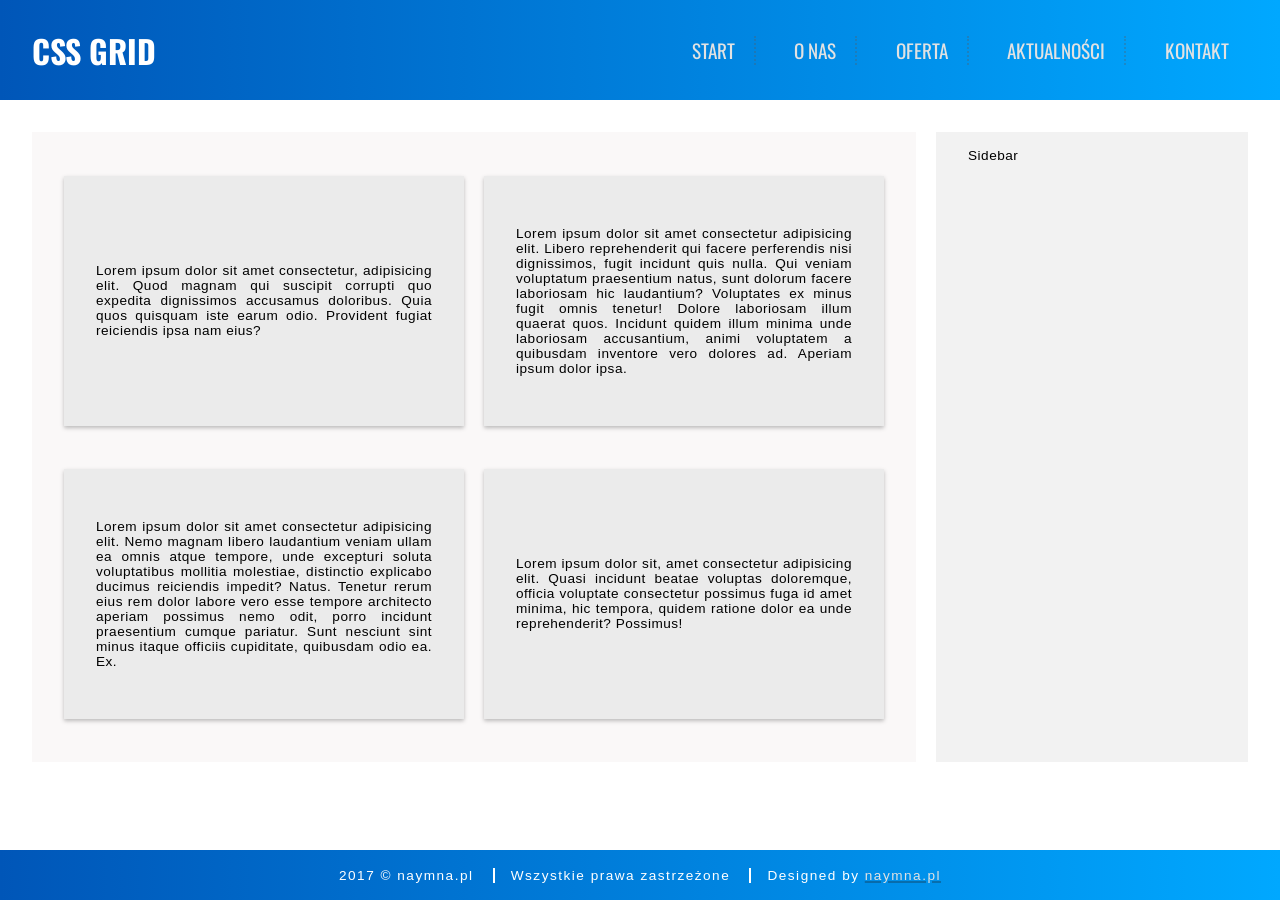
<file: src/projects/lab3-zad6/index.html>
<!doctype html>
<html lang="pl">
  <head>
    <meta charset="UTF-8" />
    <meta name="viewport" content="width=device-width, initial-scale=1.0" />
    <title>Css Grid | Michał Książek 104566</title>
    <link rel="stylesheet" href="style.css" />
    <link rel="icon" type="image/x-icon" href="grid.svg" media="(prefers-color-scheme: light)" />
  <link rel="icon" type="image/x-icon" href="grid-dark.svg" media="(prefers-color-scheme: dark)" />
  </head>
  <body>
    <header>
      <h1>css grid</h1>
      <nav>
        <ul class="desktop">
          <li><a href="#start">Start</a></li>
          <li><a href="#o-nas">O nas</a></li>
          <li><a href="#oferta">Oferta</a></li>
          <li><a href="#aktualnosci">Aktualności</a></li>
          <li><a href="#kontakt">Kontakt</a></li>
        </ul>
        <div id="mobile" class="mobile">
            <div class="btn">
                <svg id="open"  xmlns="http://www.w3.org/2000/svg" width="32" height="32" fill="currentColor" class="bi bi-list" viewBox="0 0 16 16">
                        <path fill-rule="evenodd" d="M2.5 12a.5.5 0 0 1 .5-.5h10a.5.5 0 0 1 0 1H3a.5.5 0 0 1-.5-.5m0-4a.5.5 0 0 1 .5-.5h10a.5.5 0 0 1 0 1H3a.5.5 0 0 1-.5-.5m0-4a.5.5 0 0 1 .5-.5h10a.5.5 0 0 1 0 1H3a.5.5 0 0 1-.5-.5"/>
                    </svg>
                    <svg id="close" xmlns="http://www.w3.org/2000/svg" width="16" height="16" fill="currentColor" class="bi bi-x-lg" viewBox="0 0 16 16">
                        <path d="M2.146 2.854a.5.5 0 1 1 .708-.708L8 7.293l5.146-5.147a.5.5 0 0 1 .708.708L8.707 8l5.147 5.146a.5.5 0 0 1-.708.708L8 8.707l-5.146 5.147a.5.5 0 0 1-.708-.708L7.293 8z"/>
                    </svg>
                </div>
            
            <div class="content">
                <ul>
                    <li><a href="#start">Start</a></li>
                    <li><a href="#o-nas">O nas</a></li>
                    <li><a href="#oferta">Oferta</a></li>
                    <li><a href="#aktualnosci">Aktualności</a></li>
                    <li><a href="#kontakt">Kontakt</a></li>
                </ul>
            </div>
            </div>
        </div>
      </nav>
    </header>
    <section>
      <main>
        <div>
          Lorem ipsum dolor sit amet consectetur, adipisicing elit. Quod magnam qui suscipit
          corrupti quo expedita dignissimos accusamus doloribus. Quia quos quisquam iste earum odio.
          Provident fugiat reiciendis ipsa nam eius?
        </div>
        <div>
          Lorem ipsum dolor sit amet consectetur adipisicing elit. Libero reprehenderit qui facere
          perferendis nisi dignissimos, fugit incidunt quis nulla. Qui veniam voluptatum praesentium
          natus, sunt dolorum facere laboriosam hic laudantium? Voluptates ex minus fugit omnis
          tenetur! Dolore laboriosam illum quaerat quos. Incidunt quidem illum minima unde
          laboriosam accusantium, animi voluptatem a quibusdam inventore vero dolores ad. Aperiam
          ipsum dolor ipsa.
        </div>
        <div>
          Lorem ipsum dolor sit amet consectetur adipisicing elit. Nemo magnam libero laudantium veniam ullam ea omnis atque tempore, unde excepturi soluta voluptatibus mollitia molestiae, distinctio explicabo ducimus reiciendis impedit? Natus.
          Tenetur rerum eius rem dolor labore vero esse tempore architecto aperiam possimus nemo odit, porro incidunt praesentium cumque pariatur. Sunt nesciunt sint minus itaque officiis cupiditate, quibusdam odio ea. Ex.
        </div>
        <div>
          Lorem ipsum dolor sit, amet consectetur adipisicing elit. Quasi incidunt beatae voluptas
          doloremque, officia voluptate consectetur possimus fuga id amet minima, hic tempora,
          quidem ratione dolor ea unde reprehenderit? Possimus!
        </div>
      </main>
      <aside>Sidebar</aside>
    </section>
    <footer>
      <div>2017 &copy; naymna.pl</div>
      <div>Wszystkie prawa zastrzeżone</div>
      <div>Designed by <a href="#" class="link">naymna.pl</a></div>
      
    </footer>
    <script>
        const mobile = document.querySelector("#mobile")
        const button = mobile.querySelector(".btn")

        mobile.addEventListener('click', () => {
            if(mobile.classList.contains("open")) mobile.classList.remove("open")
            else mobile.classList.add("open")
        })

        document.addEventListener("click", e => {
            if(e.target == button || e.target == button.querySelector("svg#open")) return
            mobile.classList.remove('open')
        })
    </script>
  </body>
</html>
</file>
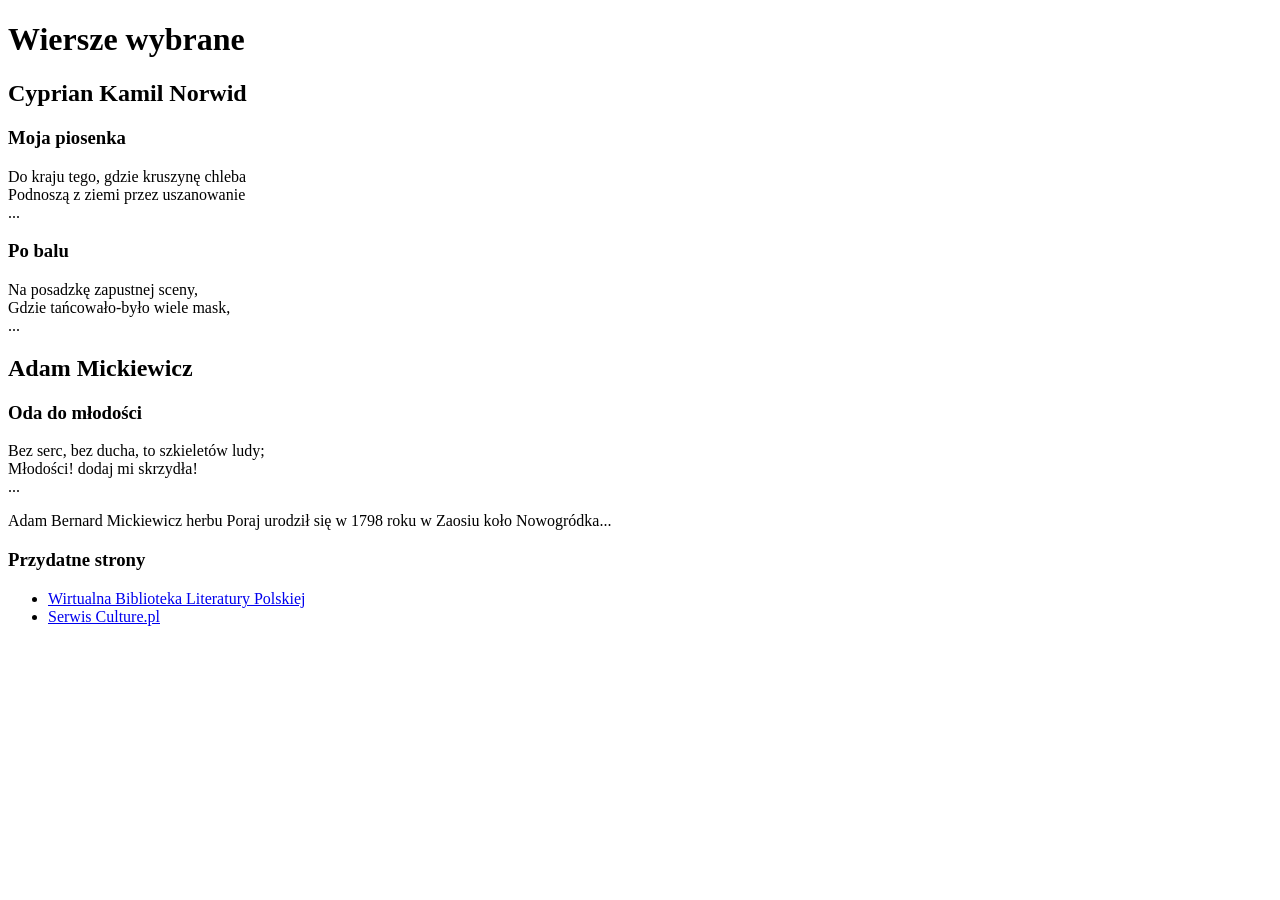
<file: src/projects/lab1-zad2/wiersze_wybrane.html>
<!DOCTYPE html>
<html lang="pl-PL">
<head>
    <meta charset="utf-8" />
    <title>Wiersze wybrane</title>
    <style>
        body {
            background: #fff;
        }
    </style>
</head>
<body>
    <h1>Wiersze wybrane</h1>
    
    <section>
        <h2>Cyprian Kamil Norwid</h2>
        <article>
            <h3>Moja piosenka</h3>
            <p>
                Do kraju tego, gdzie kruszynę chleba<br>
                Podnoszą z ziemi przez uszanowanie<br>
                ...
            </p>
        </article>
        <article>
            <h3>Po balu</h3>
            <p>
                Na posadzkę zapustnej sceny,<br>
                Gdzie tańcowało-było wiele mask,<br>
                ...
            </p>
        </article>
    </section>

    <section>
        <h2>Adam Mickiewicz</h2>
        <article>
            <h3>Oda do młodości</h3>
            <p>
                Bez serc, bez ducha, to szkieletów ludy;<br>
                Młodości! dodaj mi skrzydła!<br>
                ...
            </p>
        </article>

        <!-- Dodatek z Przykładu 2 -->
        <aside>
            <p>Adam Bernard Mickiewicz herbu Poraj urodził się w 1798 roku w Zaosiu koło Nowogródka...</p>
            <h3>Przydatne strony</h3>
            <ul>
                <li><a href="http://literat.ug.edu.pl/autors/mick.htm" title="Zobacz więcej w WBLP">Wirtualna Biblioteka Literatury Polskiej</a></li>
                <li><a href="http://culture.pl/pl/tworca/adam-mickiewicz" title="Zobacz więcej w serwisie Culture.pl">Serwis Culture.pl</a></li>
            </ul>
        </aside>
    </section>
</body>
</html>
</file>
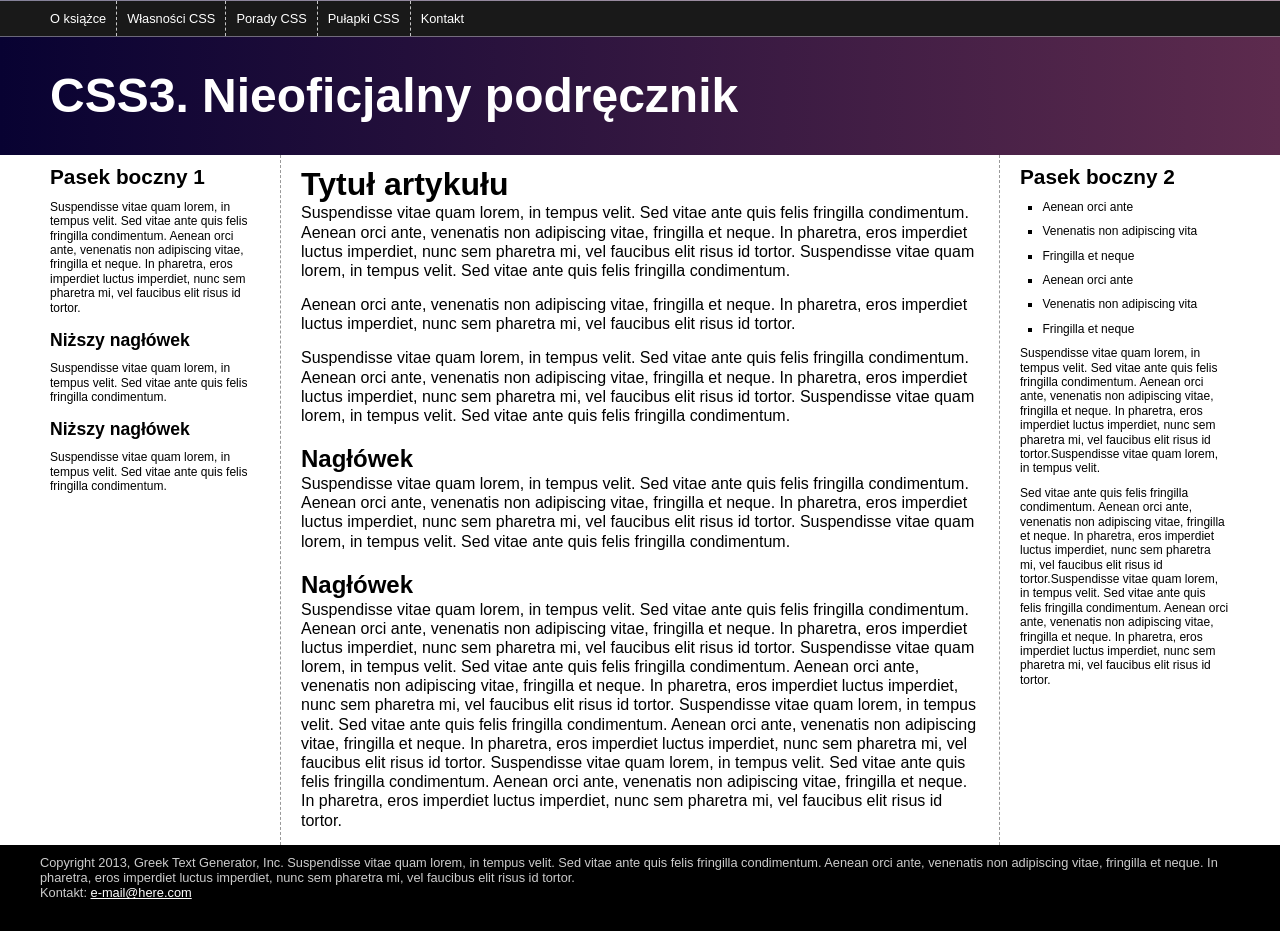
<file: src/projects/lab3-zad1/start.html>
<!DOCTYPE html>
<html>
  <head>
    <meta charset="UTF-8" />
    <title>CSS3. Nieoficjalny podręcznik</title>
    <link href="styles.css" rel="stylesheet" />
    <style>
        body {background-color: white;}
    </style>
  </head>
  <body>
    <div class="pageWrapper">
      <header>
        <div class="clear-style">
          <nav class="clear">
            <ul>
              <li><a href="#">O książce</a></li>
              <li><a href="#">Własności CSS</a></li>
              <li><a href="#">Porady CSS</a></li>
              <li><a href="#">Pułapki CSS</a></li>
              <li><a href="#">Kontakt</a></li>
            </ul>
          </nav>
        </div>
          <h1>CSS3. Nieoficjalny podręcznik</h1>
      </header>

      <div class="contentWrapper">
        <aside class="sidebar1">
          <h2>Pasek boczny 1</h2>
          <p>
            Suspendisse vitae quam lorem, in tempus velit. Sed vitae ante quis felis fringilla
            condimentum. Aenean orci ante, venenatis non adipiscing vitae, fringilla et neque. In
            pharetra, eros imperdiet luctus imperdiet, nunc sem pharetra mi, vel faucibus elit risus
            id tortor.
          </p>
          <h3>Niższy nagłówek</h3>
          <p>
            Suspendisse vitae quam lorem, in tempus velit. Sed vitae ante quis felis fringilla
            condimentum.
          </p>
          <h3>Niższy nagłówek</h3>
          <p>
            Suspendisse vitae quam lorem, in tempus velit. Sed vitae ante quis felis fringilla
            condimentum.
          </p>
        </aside>

        <article class="main">
          <h2>Tytuł artykułu</h2>
          <p>
            Suspendisse vitae quam lorem, in tempus velit. Sed vitae ante quis felis fringilla
            condimentum. Aenean orci ante, venenatis non adipiscing vitae, fringilla et neque. In
            pharetra, eros imperdiet luctus imperdiet, nunc sem pharetra mi, vel faucibus elit risus
            id tortor. Suspendisse vitae quam lorem, in tempus velit. Sed vitae ante quis felis
            fringilla condimentum.
          </p>
          <p>
            Aenean orci ante, venenatis non adipiscing vitae, fringilla et neque. In pharetra, eros
            imperdiet luctus imperdiet, nunc sem pharetra mi, vel faucibus elit risus id tortor.
          </p>
          <p>
            Suspendisse vitae quam lorem, in tempus velit. Sed vitae ante quis felis fringilla
            condimentum. Aenean orci ante, venenatis non adipiscing vitae, fringilla et neque. In
            pharetra, eros imperdiet luctus imperdiet, nunc sem pharetra mi, vel faucibus elit risus
            id tortor. Suspendisse vitae quam lorem, in tempus velit. Sed vitae ante quis felis
            fringilla condimentum.
          </p>
          <h3>Nagłówek</h3>
          <p>
            Suspendisse vitae quam lorem, in tempus velit. Sed vitae ante quis felis fringilla
            condimentum. Aenean orci ante, venenatis non adipiscing vitae, fringilla et neque. In
            pharetra, eros imperdiet luctus imperdiet, nunc sem pharetra mi, vel faucibus elit risus
            id tortor. Suspendisse vitae quam lorem, in tempus velit. Sed vitae ante quis felis
            fringilla condimentum.
          </p>
          <h3>Nagłówek</h3>
          <p>
            Suspendisse vitae quam lorem, in tempus velit. Sed vitae ante quis felis fringilla
            condimentum. Aenean orci ante, venenatis non adipiscing vitae, fringilla et neque. In
            pharetra, eros imperdiet luctus imperdiet, nunc sem pharetra mi, vel faucibus elit risus
            id tortor. Suspendisse vitae quam lorem, in tempus velit. Sed vitae ante quis felis
            fringilla condimentum. Aenean orci ante, venenatis non adipiscing vitae, fringilla et
            neque. In pharetra, eros imperdiet luctus imperdiet, nunc sem pharetra mi, vel faucibus
            elit risus id tortor. Suspendisse vitae quam lorem, in tempus velit. Sed vitae ante quis
            felis fringilla condimentum. Aenean orci ante, venenatis non adipiscing vitae, fringilla
            et neque. In pharetra, eros imperdiet luctus imperdiet, nunc sem pharetra mi, vel
            faucibus elit risus id tortor. Suspendisse vitae quam lorem, in tempus velit. Sed vitae
            ante quis felis fringilla condimentum. Aenean orci ante, venenatis non adipiscing vitae,
            fringilla et neque. In pharetra, eros imperdiet luctus imperdiet, nunc sem pharetra mi,
            vel faucibus elit risus id tortor.
          </p>
        </article>

        <aside class="sidebar2">
          <h2>Pasek boczny 2</h2>
          <ul>
            <li>Aenean orci ante</li>
            <li>Venenatis non adipiscing vita</li>
            <li>Fringilla et neque</li>
            <li>Aenean orci ante</li>
            <li>Venenatis non adipiscing vita</li>
            <li>Fringilla et neque</li>
          </ul>
          <p>
            Suspendisse vitae quam lorem, in tempus velit. Sed vitae ante quis felis fringilla
            condimentum. Aenean orci ante, venenatis non adipiscing vitae, fringilla et neque. In
            pharetra, eros imperdiet luctus imperdiet, nunc sem pharetra mi, vel faucibus elit risus
            id tortor.Suspendisse vitae quam lorem, in tempus velit.
          </p>
          <p>
            Sed vitae ante quis felis fringilla condimentum. Aenean orci ante, venenatis non
            adipiscing vitae, fringilla et neque. In pharetra, eros imperdiet luctus imperdiet, nunc
            sem pharetra mi, vel faucibus elit risus id tortor.Suspendisse vitae quam lorem, in
            tempus velit. Sed vitae ante quis felis fringilla condimentum. Aenean orci ante,
            venenatis non adipiscing vitae, fringilla et neque. In pharetra, eros imperdiet luctus
            imperdiet, nunc sem pharetra mi, vel faucibus elit risus id tortor.
          </p>
        </aside>
      </div>

      <footer>
        <p>
          Copyright 2013, Greek Text Generator, Inc. Suspendisse vitae quam lorem, in tempus velit.
          Sed vitae ante quis felis fringilla condimentum. Aenean orci ante, venenatis non
          adipiscing vitae, fringilla et neque. In pharetra, eros imperdiet luctus imperdiet, nunc
          sem pharetra mi, vel faucibus elit risus id tortor.
        </p>
        <p>Kontakt: <a href="mailto:nobody@nowhere.com">e-mail@here.com</a></p>
      </footer>
    </div>
  </body>
</html>
</file>
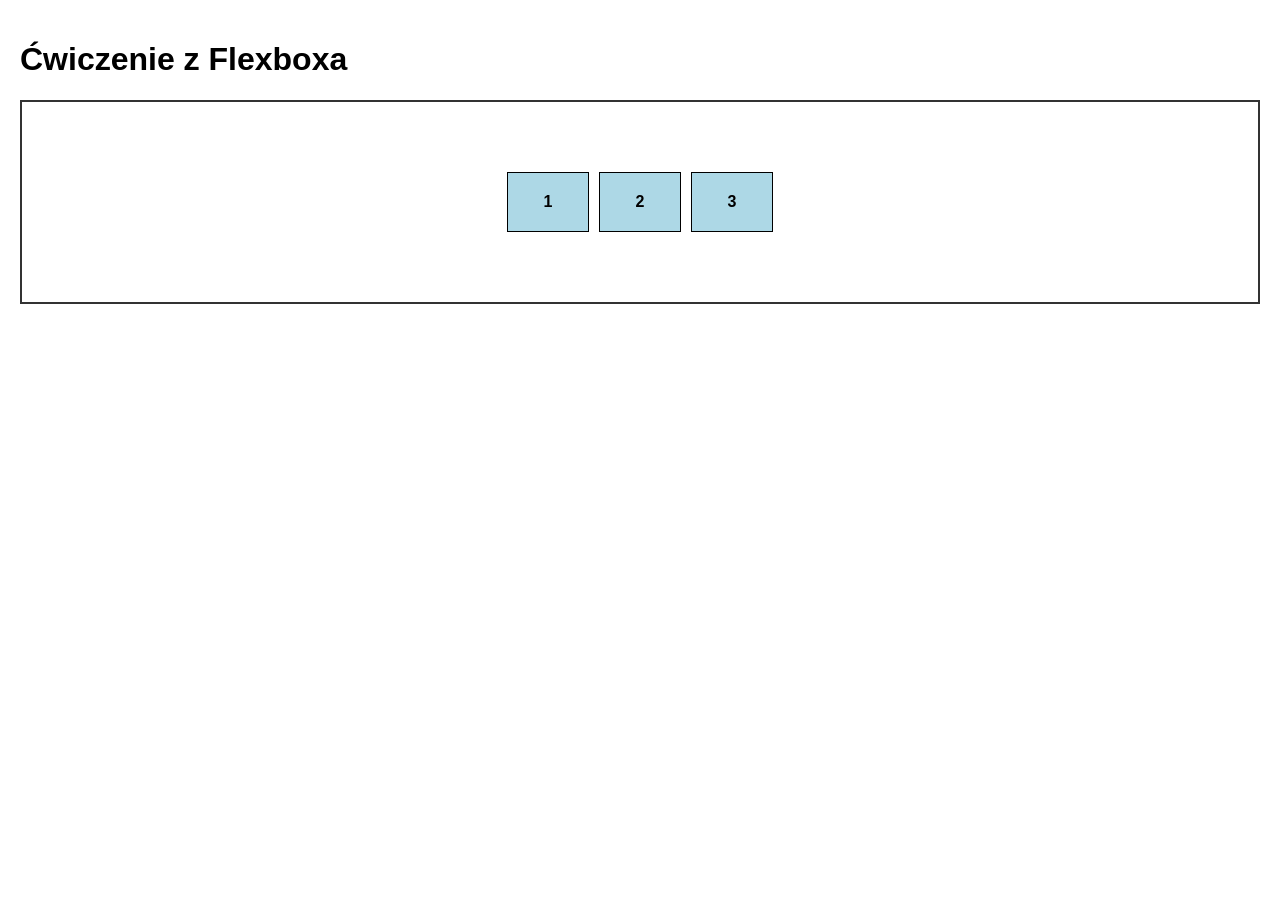
<file: src/projects/lab3-zad3-1/flexbox.html>
<!-- 
    Usunąem `flex 1` bo chciałem pokazać jak się przemieszczają bloki 
    a z racji tego że wypełnia to blok do dostepnego miejsca niektóre zachowania takie jak

    - justify-content: space-beetween, space-around, flex-start, flex-end nie pokazywaly zmiany w pozycji
-->

<!doctype html>
<html lang="pl">
  <head>
    <meta charset="UTF-8" />
    <title>Ćwiczenie Flexbox</title>
    <style>
      body {
        font-family: Arial, sans-serif;
        margin: 0;
        padding: 20px;
        background-color: white;
      }
      .container {
        display: flex;
        flex-direction: row;
        justify-content: center; 
        align-items: center; 
        gap: 10px; 
        border: 2px solid #333;
        height: 200px;
      }
      .box {
        width: 40px;
        background-color: lightblue;
        border: 1px solid #000;
        padding: 20px;
        font-weight: bold;
        text-align: center;
      }
    </style>
  </head>
  <body>
    <h1>Ćwiczenie z Flexboxa</h1>
    <div class="container">
      <div class="box">1</div>
      <div class="box">2</div>
      <div class="box">3</div>
    </div>
  </body>
</html>
</file>
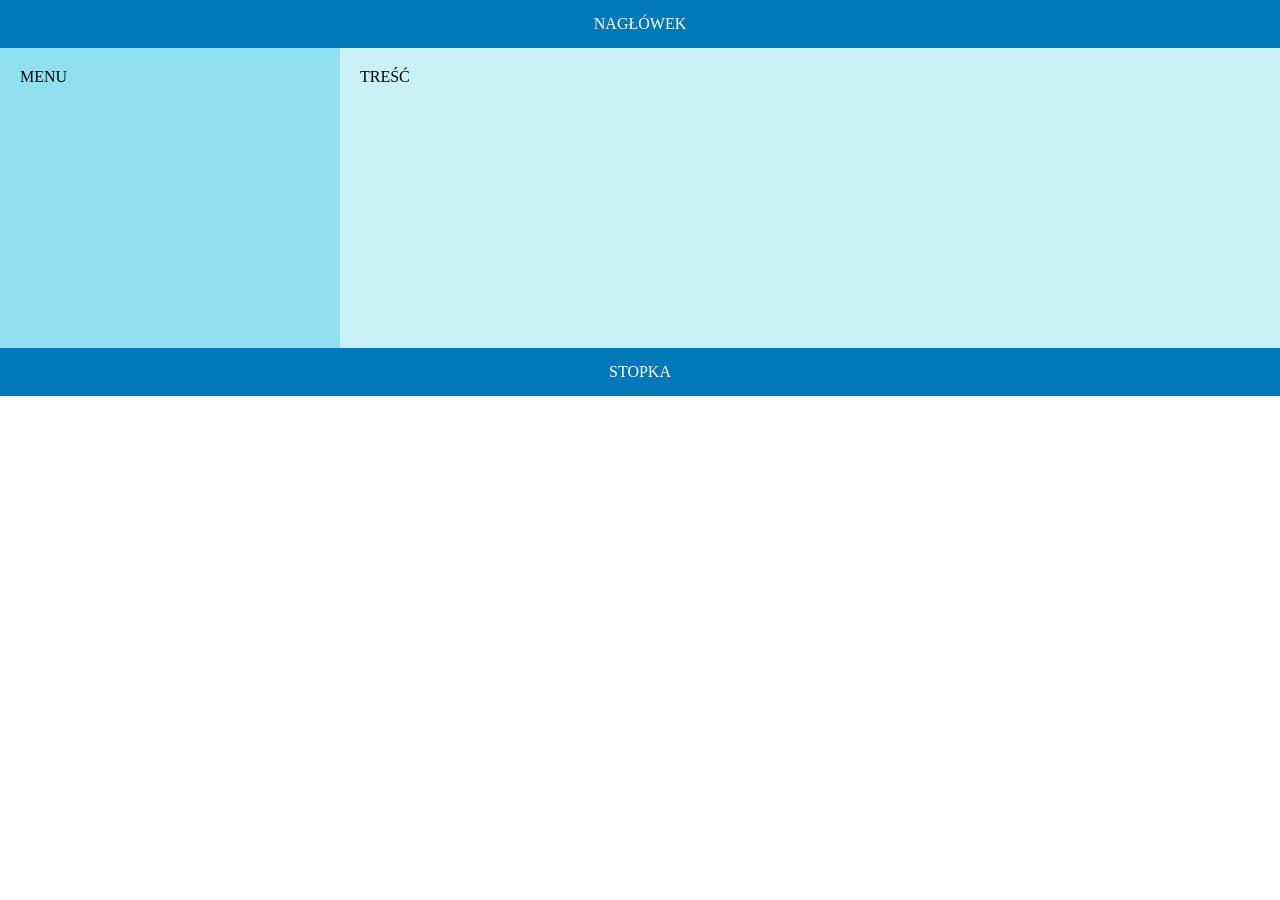
<file: src/projects/lab3-zad3-2/flexbox.html>
<!doctype html>
<html lang="pl">
  <head>
    <meta charset="UTF-8" />
    <meta name="viewport" content="width=device-width, initial-scale=1.0" />
    <title>Ćwiczenie Flexbox</title>
    <style>
      body {
        margin: 0;
      }

      header,
      footer {
        background: #0077b6;
        color: white;
        text-align: center;
        padding: 15px;
      }

      .main {
        display: flex;
        height: 300px;
      }

      nav {
        background: #90e0ef;
        flex: 1;
        padding: 20px;
      }
      
      section {
        background: #caf0f8;
        flex: 3;
        padding: 20px;
      }
    </style>
  </head>
  <body>
    <header>NAGŁÓWEK</header>
    <div class="main">
      <nav>MENU</nav>
      <section>TREŚĆ</section>
    </div>
    <footer>STOPKA</footer>
  </body>
</html>
</file>
<file: src/projects/lab2-zad1/style.css>
body {
    background-color:silver;
    color:white;
    font-family: Arial, Verdana, sans-serif;
}

h1 {
    background-color: #ffffff;
    color:#64645A;
}

p {
    margin:0px;
}

p.zero {
    background-color: rgb(0,0,139);
}

p.jeden {
    background-color: rgb(0,0,255);
}

p.szesc {
    background-color: rgb(127,255,0);
}

p.dziesiec {
    background-color: rgb(255,69,0);
}

p.trzynascie {
    background-color: rgb(139,0,0);
}
</file>
<file: src/projects/lab2-zad2/style.css>
* {
    font-family: Arial, Verdana, sans-serif;
}

body {
    background: white;
}

h1{
    font-family: "Courier New", monospace;
}

i{
    color: green;
}

i{
    color: red;
}

b{
    color: pink;
}

p b {
    color: blue !important;
}

p#intro {
    font-size: 100%;
}

p {
    font-size: 75%;
}
</file>
<file: src/projects/lab3-zad2/style.css>
* {
  padding: 0;
  margin: 0;
}

html {
  width: 100%;
  height: 100%;
}

body {
  font-family: Arial, Helvetica, Sans-serif;
  font-size: 14px;
  line-height: 1.5;
  font-weight: 400;
  color: #434343;
  background: #fff;
}

.container {
  margin: 0 auto;
}

header {
  margin: 25px 0;
}

header img {
  width: 100%;
}

aside {
  float: left;
  width: 30%;
  margin: 0 0 25px;
}

aside nav ul {
  list-style: none;
}

aside nav ul li {
  margin-bottom: 1px;
}

aside nav ul li a {
  display: block;
  text-decoration: none;
  color: #000;
  background: #ffc000;
  padding: 8px 20px;
}

aside nav ul li a:hover {
  background: #212121;
  color: #fff;
}

#main {
  float: right;
  width: 65%;
  margin: 0 0 25px;
}

footer {
  clear: both;
  color: #fff;
  background: #121212;
  padding: 15px 0 15px 30px;
}

/* Media Queries */
@media (min-width: 1330px) {
  .container {
    width: 1050px;
  }
  aside {
    width: 30%;
  }
  #main {
    width: 65%;
  }
}

@media (max-width: 1330px) and (min-width: 1000px) {
  .container {
    width: 950px;
  }
  aside {
    width: 30%;
  }
  #main {
    width: 65%;
  }
}

@media (max-width: 1000px) and (min-width: 800px) {
  .container {
    width: 750px;
  }
  aside {
    width: 30%;
  }
  #main {
    width: 65%;
  }
}

@media (max-width: 800px) and (min-width: 500px) {
  .container {
    width: 450px;
  }
  aside,
  #main {
    width: 100%;
  }
}

@media (max-width: 500px) {
  .container {
    width: 90%;
  }
  aside,
  #main {
    width: 100%;
  }
}
</file>
<file: src/projects/lab3-zad4/style.css>
body {
  font-family: Arial, sans-serif;
  margin: 0;
  background: #f2f2f2;
}
.container {
  display: grid;
  grid-template-columns: 1fr 2fr 1fr; 
  grid-template-rows: auto auto 1fr auto; 
  gap: 10px;
  min-height: 100vh;
  padding: 10px;
}
header {
  grid-column: 1 / 4; 
  background: #6a5acd;
  color: white;
  text-align: center;
  padding: 20px;
}
nav {
  grid-column: 1 / 4;
  background: #9370db;
  color: white;
  text-align: center;
  padding: 10px;
}
.left {
  background: #e6e6fa;
  padding: 10px;
}
main {
  background: white;
  padding: 10px;
}
.right {
  background: #e6e6fa;
  padding: 10px;
}
footer {
  grid-column: 1 / 4;
  background: #6a5acd;
  color: white;
  text-align: center;
  padding: 10px;
}

@media (max-width: 768px) {
  .container {
    grid-template-columns: 1fr; 
    grid-template-rows: auto; 
  }
  header,
  nav,
  .left,
  main,
  .right,
  footer {
    grid-column: 1; 
  }
}
</file>
<file: src/projects/lab3-zad6/style.css>
@import url('https://fonts.googleapis.com/css2?family=Oswald:wght@300;400&display=swap');

* {
    margin: 0;
    padding: 0;
    box-sizing: border-box
}

header,
nav a {
  font-family: "Oswald", "Arial Narrow", sans-serif;
  text-transform: uppercase;
}

body {
  background-color: white;
  font-family: Arial, Helvetica, sans-serif;
  display: flex;
  flex-direction: column;
  min-height: 100vh;
}

footer, header {
    background: linear-gradient(to right, #0056b8, #00a8ff);
}


header {
    height: 100px;
    display: flex;
    align-items: center;
    padding-inline: 2rem;
    position: relative;
    
}

header h1 {
    flex: 1;
    color: white
}

header .desktop {
    display: flex;
    justify-content: center;
    align-items: center;
    gap: 1.2rem;
    list-style-type: none;
}

header .mobile {
    display: none;
}

header .mobile .btn {
    width: 32px;
    height: 32px;
    display: flex;
    justify-content: center;
    align-items: center;
    border: 1px solid transparent;
    border-radius: 5px;
}

header .mobile .btn #close {
    display: none;
}

header .mobile .btn #open {
    display: block;
}

header .mobile.open .btn #open {
    display: none;
}

header .mobile.open .btn #close {
    display: block;
}

header .mobile.open .content {
    display: block;
}

header .mobile .btn svg {
    fill: white
}

header .mobile .btn:hover {
    border-color: #fff;
    cursor: pointer;
}

header .mobile .content {
    position: absolute;
    display: none;
    bottom: -210px;
    right: 35px;
    background-color: #fffffff5;
    width: 200px;
    border-radius: 10px;
    box-shadow: 0 2px 4px rgba(0,0,0,.25);
    
}

header .mobile .content ul {
    list-style: none;
    padding: 1rem 0.5rem;
    display: flex;
    justify-content: center;
    flex-direction: column;
    align-items: center;
    gap: 0.5rem;
    width: 100%;
    
}

header .mobile .content li {
    width: 100%;
}

header .mobile .content a {
    color: #000;
    width: 100%;
    text-decoration: none;
    height: 35px;
    border: 2px solid #0056b8;
    display: block;
    padding: 0.5rem;
    display: flex;
    align-items: center;
    background:  linear-gradient(to right, #0056b8, #00a8ff);
    border-radius: 5px;
    color: white;
    transition: 0.2s;
}

header .mobile .content a:hover {
    background: transparent;
    color: #0056b8;
    cursor: pointer;
}

header .desktop a {
    font-size: 1.2rem;
    text-decoration: none;
    border-right: 2px dotted rgba(95, 87, 87, 0.3);
    padding-inline: 1.2rem;
   
    text-align: center;
}

header a , .link {
    color: rgb(226, 226, 226);
    text-decoration: underline rgba(27, 27, 27, 0.3) 2px ;
}

:is(header a, .link):hover {
    text-decoration: none;
    color: white
}

header li:last-child a {
    border-right: none;
}

footer {
    text-align: center;
    margin-top:auto;
    color: white;
    min-height: 50px;
    display: flex;
    letter-spacing: 1.5px;
    justify-content: center;
    align-items: center;
    gap: 1rem;

    font-size: 0.85rem;
}

footer div {
    border-right: 2px solid #fff;
    padding-right: 1.2rem;
}

footer div:last-child {
    border-right: none;
    padding-right: 0;
}

section {
    margin: 2rem;
    display: flex;
    justify-content: space-between;
    gap: 20px;
    min-height: 70vh;
}

main {
    flex: 3;
    padding: 2rem;
    display: grid;
    grid-template-columns:repeat(2, 600px);
    place-items: center;
    gap: 20px;
    background-color: #faf8f8;
}

main div {
    background-color: #ebebeb;
    min-height: 250px;
    height: auto;
    padding: 1rem 2rem;
    box-shadow: 0 2px 4px rgba(0,0,0,.25);
    letter-spacing: 0.5px;
    text-align: justify;
    font-size: 0.85rem;
    display: flex;
    justify-content: center;
    align-items: center;
}

section aside {

    flex: 1;
    background-color: #f2f2f2;
    padding: 1rem 2rem;
    letter-spacing: 0.5px;
    text-align: justify;
    font-size: 0.85rem;

}

@media (max-width: 1600px)  {
    main { grid-template-columns: repeat(2, 400px);  flex: 2;}
}

@media (max-width: 1250px) {
  
  main { grid-template-columns: 1fr; }
}

@media (max-width: 768px) {
    section { flex-direction: column-reverse; }
    nav .desktop {
        display: none;
    }

    nav .mobile {
        display: block;
    }
}

@media (max-width: 675px) {
    footer {
        flex-direction: column;
        min-height: 120px;
        gap: 2px;
    }
    footer div {
        border-right: none;
    }
}

@media (max-width: 500px) {
    section {
        margin: 0;
    }

    :is(main div, aside) {
        font-size: 0.7rem;
        padding: 0.5rem 1rem;
    }

    aside {
        margin: 1rem;
    }
}
</file>
<file: src/projects/lab3-zad1/styles.css>
/* reset CSS */
html,
body,
div,
span,
object,
iframe,
h1,
h2,
h3,
h4,
h5,
h6,
p,
blockquote,
pre,
a,
abbr,
acronym,
address,
big,
cite,
code,
del,
dfn,
em,
img,
ins,
kbd,
q,
s,
samp,
small,
strike,
strong,
sub,
sup,
tt,
var,
b,
u,
i,
center,
dl,
dt,
dd,
ol,
ul,
li,
fieldset,
form,
label,
legend,
table,
caption,
tbody,
tfoot,
thead,
tr,
th,
td,
article,
aside,
canvas,
details,
embed,
figure,
figcaption,
footer,
header,
hgroup,
menu,
nav,
output,
ruby,
section,
summary,
time,
mark,
audio,
video {
  margin: 0;
  padding: 0;
  border: 0;
  font-size: 100%;
  vertical-align: baseline;
}

article,
aside,
details,
figcaption,
figure,
footer,
header,
hgroup,
menu,
nav,
section {
  display: block;
}

body {
  line-height: 1.2;
}

ol {
  padding-left: 1.4em;
  list-style: decimal;
}

ul {
  padding-left: 1.4em;
  list-style: square;
}

table {
  border-collapse: collapse;
  border-spacing: 0;
}
/* koniec resetu CSS */

.clear:after {
  content: " ";
  display: table;
  clear: both;
}

.clear {
  zoom: 1;
}

body {
  font-family: "Helvetica Neue", Helvetica, Arial, sans-serif;
}

header {
  background-color: rgb(93, 43, 78);
  background-image: -webkit-linear-gradient(right, rgb(93, 43, 78), rgb(8, 2, 50));
  padding-bottom: 30px;
}

header h1 {
  font-size: 3em;
  color: white;
  font-weight: bold;
  padding-top: 30px;
  clear: both;
  padding-left: 10px;
}

header nav {
  background-color: rgb(25, 25, 25);
  max-width: 1200px;
  margin-inline: auto;
  box-shadow: 0 0 0 100vmax rgb(25, 25, 25);
  clip-path: inset(0 -100vmax);
}

header nav ul {
  padding: 0;
  margin: 0;
}

header nav li {
  float: left;
  padding: 0;
  margin: 0;
  list-style: none;
}

header nav a {
  float: left;
  font-size: 0.8em;
  color: white;
  font-weight: normal;
  text-decoration: none;
  padding: 10px;
  border-right: 1px dashed rgba(255, 255, 255, 0.75);
  -webkit-transition: all 0.5s;
  -moz-transition: all 0.5s;
  -o-transition: all 0.5s;
  transition: all 0.5s;
}

header nav li:last-of-type a {
  border-right: none;
}

header nav a:hover {
  background-color: rgb(93, 43, 78);
}

aside h2 {
  font-size: 1.3em;
  margin-top: 10px;
}

aside h3 {
  font-size: 1.1em;
  margin-top: 15px;
}

aside p,
aside li {
  font-size: 0.75em;
  margin-top: 10px;
}

.main h2 {
  font-size: 2em;
  margin-top: 10px;
}

.main h3 {
  font-size: 1.5em;
  margin-top: 20px;
}

.main p {
  margin-bottom: 15px;
}

footer {
  margin-top: 15px;
  font-size: 0.8em;
  padding: 10px 10px 30px 10px;
  background-color: black;
  color: rgb(204, 204, 204);
}

footer a {
  color: white;
}

.sidebar1 {
  float: left;
  width: 20%;
  padding: 0 20px 0 10px;
}

.main {
  float: left;
  width: 60%;
  padding: 0 20px;
  border-left: dashed 1px rgb(153, 153, 153);
  border-right: dashed 1px rgb(153, 153, 153);
}

.sidebar2 {
  float: right;
  width: 20%;
  padding: 0 10px 0 20px;
}

footer {
  clear: both;
}

* {
  box-sizing: border-box;
}

nav ul,
header h1,
footer p,
.contentWrapper {
  max-width: 1200px;
  margin: 0 auto;
}

.clear-style {
  border: 1px solid rgba(255, 255, 255, 0.5);
  border-left: none;
  border-right: none;
}
</file>
